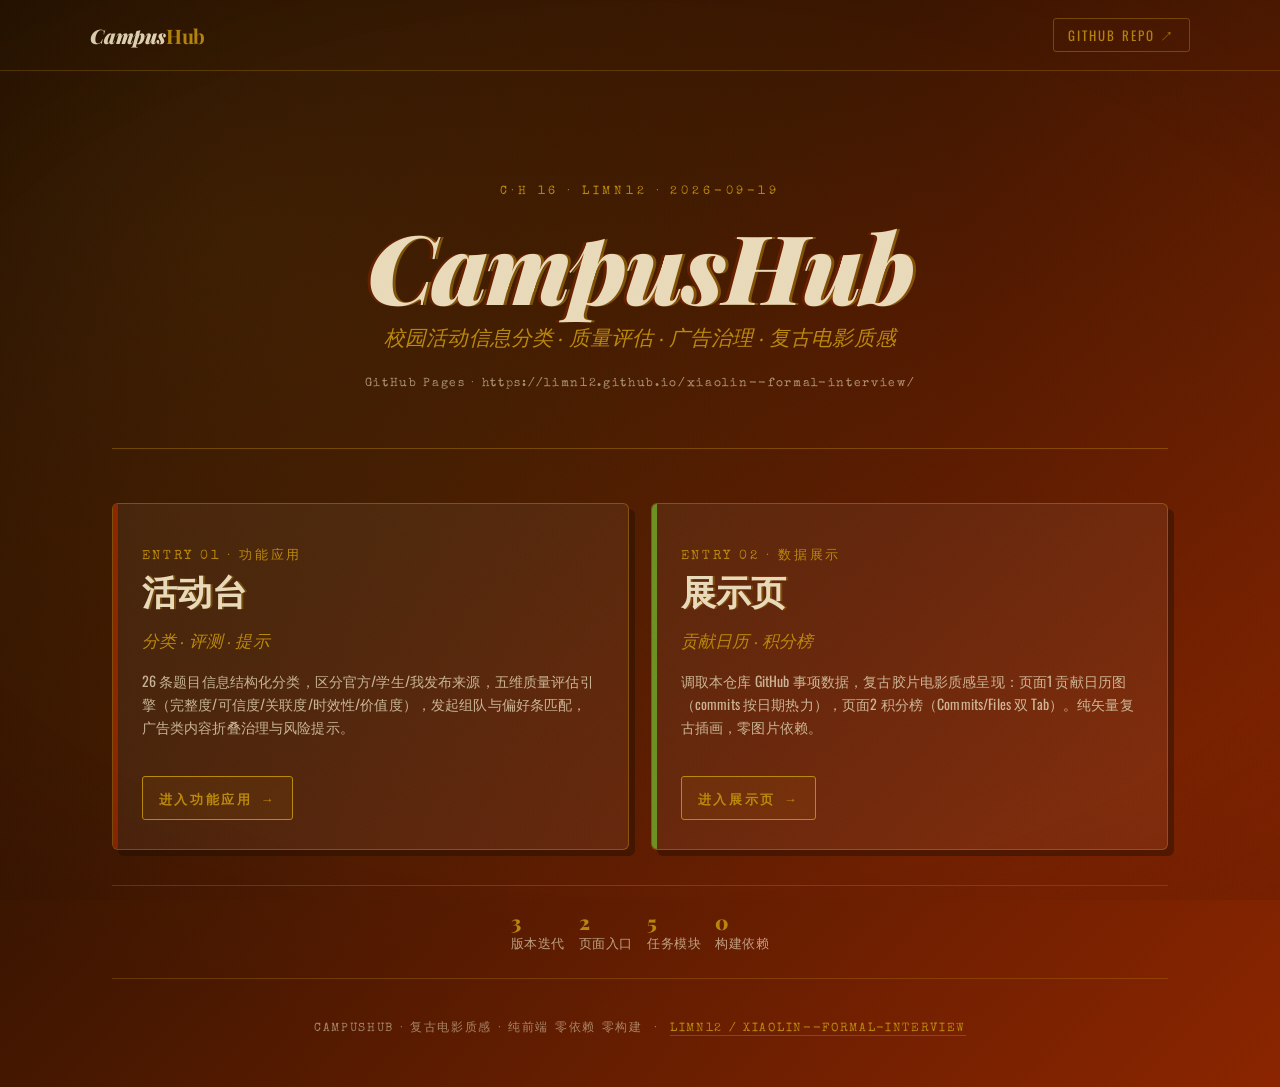
<file: index.html>
<!DOCTYPE html>
<html lang="zh-CN">
<head>
<meta charset="UTF-8">
<meta name="viewport" content="width=device-width, initial-scale=1.0">
<title>校园活动台 CampusHub · 入口</title>
<meta name="description" content="校园活动信息分类与质量提示平台 — 功能应用与展示页入口。">
<link rel="preconnect" href="https://fonts.googleapis.com">
<link rel="preconnect" href="https://fonts.gstatic.com" crossorigin>
<link href="https://fonts.googleapis.com/css2?family=Oswald:wght@400;500;600;700&family=Playfair+Display:ital,wght@0,400;0,700;0,900;1,700;1,900&family=Special+Elite&display=swap" rel="stylesheet">
<style>
  :root{
    --bg:#E8D9B8; --paper:#D2B48C; --surface:#EFE3C8; --ink:#1A0A00;
    --text:#1A0A00; --soft:#5C3A1F; --border:#BFA37F;
    --rust:#8B2500; --gold:#B8860B; --olive:#6B8E23; --navy:#191970; --cream:#E8D9B8;
  }
  *{box-sizing:border-box}
  html,body{margin:0;padding:0}
  body{
    font-family:"Oswald","Bebas Neue",Impact,sans-serif;
    background:
      radial-gradient(circle at 18% 22%,rgba(184,134,11,.12),transparent 55%),
      radial-gradient(circle at 82% 78%,rgba(139,37,0,.10),transparent 60%),
      linear-gradient(135deg,#1A0A00 0%,#3a1500 38%,#8B2500 100%);
    color:var(--cream);min-height:100vh;line-height:1.55;letter-spacing:.01em;
    -webkit-font-smoothing:antialiased;
  }
  /* 颗粒噪点 */
  body::before{
    content:"";position:fixed;inset:0;z-index:9999;pointer-events:none;opacity:.10;mix-blend-mode:overlay;
    background-image:url("data:image/svg+xml;utf8,<svg xmlns='http://www.w3.org/2000/svg' width='160' height='160'><filter id='n'><feTurbulence type='fractalNoise' baseFrequency='0.9' numOctaves='2' stitchTiles='stitch'/></filter><rect width='100%25' height='100%25' filter='url(%23n)'/></svg>");
    background-size:180px 180px;
  }
  /* 暗角 */
  body::after{
    content:"";position:fixed;inset:0;z-index:9998;pointer-events:none;
    background:radial-gradient(ellipse 130% 110% at center,transparent 45%,rgba(26,10,0,.5) 100%);
  }
  .wrap{position:relative;z-index:2;max-width:1100px;margin:0 auto;padding:0 22px}

  /* Hero */
  .hero{padding:7rem 0 3.4rem;text-align:center;border-bottom:1px solid rgba(184,134,11,.4)}
  .hero__kicker{font-family:"Special Elite",monospace;font-size:12px;letter-spacing:.32em;text-transform:uppercase;color:var(--gold);margin-bottom:1.2rem}
  .hero__title{
    font-family:"Playfair Display",serif;font-style:italic;font-weight:900;
    font-size:clamp(2.6rem,8vw,6rem);line-height:.92;letter-spacing:-.02em;margin:0;
    color:var(--cream);
    text-shadow:3px 0 0 rgba(184,134,11,.5),-3px 0 0 rgba(139,37,0,.45);
  }
  .hero__sub{font-family:"Playfair Display",serif;font-style:italic;color:var(--gold);margin-top:.7rem;font-size:clamp(1rem,1.8vw,1.3rem)}
  .hero__meta{font-family:"Special Elite",monospace;font-size:12px;letter-spacing:.14em;color:rgba(232,217,184,.6);margin-top:1.4rem}

  /* 入口卡 */
  .cards{display:grid;grid-template-columns:1fr 1fr;gap:22px;margin:3.4rem 0 1.6rem}
  @media (max-width:720px){.cards{grid-template-columns:1fr}}
  .card{
    display:block;position:relative;background:rgba(232,217,184,.06);
    border:1px solid rgba(184,134,11,.45);border-radius:6px;padding:2.2rem 1.8rem 1.8rem;
    text-decoration:none;color:var(--cream);transition:transform .2s,box-shadow .2s,border-color .2s;
    box-shadow:6px 6px 0 rgba(26,10,0,.4);overflow:hidden;
    -webkit-tap-highlight-color:transparent;touch-action:manipulation;
  }
  .card:hover{transform:translate(-3px,-3px);box-shadow:9px 9px 0 rgba(184,134,11,.5);border-color:var(--gold)}
  .card:active{transform:scale(.98)}
  .card::before{content:"";position:absolute;left:0;top:0;bottom:0;width:5px;background:var(--rust)}
  .card--b::before{background:var(--olive)}
  .card__num{font-family:"Special Elite",monospace;font-size:13px;letter-spacing:.2em;color:var(--gold);text-transform:uppercase}
  .card__title{font-family:"Playfair Display",serif;font-weight:900;font-size:2.2rem;margin:.4rem 0 .3rem;line-height:1.05;color:var(--cream);text-shadow:2px 0 0 rgba(184,134,11,.35)}
  .card__sub{font-family:"Playfair Display",serif;font-style:italic;color:var(--gold);font-size:1.05rem;margin-bottom:1rem}
  .card__desc{font-family:"Oswald",sans-serif;font-size:14px;color:rgba(232,217,184,.78);line-height:1.65;letter-spacing:.01em}
  .card__enter{
    margin-top:1.5rem;font-family:"Oswald",sans-serif;font-weight:600;letter-spacing:.2em;
    text-transform:uppercase;font-size:13px;color:var(--gold);display:inline-flex;align-items:center;gap:8px;
    padding:10px 16px;border:1px solid var(--gold);border-radius:3px;background:rgba(184,134,11,.08);
    min-height:44px;
  }
  .card__enter::after{content:"→";transition:transform .2s}
  .card:hover .card__enter::after{transform:translateX(4px)}

  /* 移动端优化 */
  @media (max-width:720px){
    .hero{padding:4rem 0 2.2rem}
    .card{padding:1.6rem 1.2rem 1.4rem;box-shadow:4px 4px 0 rgba(26,10,0,.4)}
    .card__title{font-size:1.8rem}
    .card__desc{font-size:13.5px}
    .card__enter{width:100%;justify-content:center;padding:12px 16px;font-size:14px}
    .stats{gap:10px}
    .stat b{font-size:17px}
  }

  /* 统计条 */
  .stats{display:flex;gap:14px;flex-wrap:wrap;justify-content:center;margin:2.2rem 0 0;padding:1.6rem 0;border-top:1px solid rgba(184,134,11,.3);border-bottom:1px solid rgba(184,134,11,.3)}
  .stat{font-family:"Oswald",sans-serif;font-size:13px;letter-spacing:.04em;color:rgba(232,217,184,.7)}
  .stat b{font-family:"Playfair Display",serif;font-weight:900;font-size:20px;color:var(--gold);display:block;line-height:1}

  /* 页脚 */
  .footer{padding:2.6rem 0 3rem;text-align:center;font-family:"Special Elite",monospace;font-size:12px;letter-spacing:.14em;color:rgba(232,217,184,.55);text-transform:uppercase}
  .footer a{color:var(--gold);text-decoration:none;border-bottom:1px solid rgba(184,134,11,.4)}
  .footer a:hover{color:var(--cream)}

  /* 顶栏 */
  .nav{position:relative;z-index:3;padding:18px 22px;border-bottom:1px solid rgba(184,134,11,.3)}
  .nav__inner{max-width:1100px;margin:0 auto;display:flex;justify-content:space-between;align-items:center}
  .nav__logo{font-family:"Playfair Display",serif;font-weight:900;font-style:italic;font-size:20px;color:var(--cream);letter-spacing:-.01em}
  .nav__logo b{color:var(--gold);font-style:normal}
  .nav__link{font-family:"Oswald",sans-serif;font-size:13px;letter-spacing:.16em;text-transform:uppercase;color:var(--gold);text-decoration:none;border:1px solid rgba(184,134,11,.45);padding:6px 14px;border-radius:3px}
</style>
</head>
<body>

<header class="nav">
  <div class="nav__inner">
    <span class="nav__logo">Campus<b>Hub</b></span>
    <a class="nav__link" href="https://github.com/LIMN12/xiaolin--formal-interview" target="_blank" rel="noopener">GitHub Repo ↗</a>
  </div>
</header>

<div class="wrap">

  <section class="hero">
    <div class="hero__kicker">C·H 16 · LIMN12 · 2026-09-19</div>
    <h1 class="hero__title">CampusHub</h1>
    <p class="hero__sub">校园活动信息分类 · 质量评估 · 广告治理 · 复古电影质感</p>
    <div class="hero__meta">GitHub Pages · https://limn12.github.io/xiaolin--formal-interview/</div>
  </section>

  <div class="cards">
    <a class="card" href="https://limn12.github.io/xiaolin--formal-interview/campus-hub/index.html">
      <span class="card__num">Entry 01 · 功能应用</span>
      <h2 class="card__title">活动台</h2>
      <p class="card__sub">分类 · 评测 · 提示</p>
      <p class="card__desc">26 条题目信息结构化分类，区分官方/学生/我发布来源，五维质量评估引擎（完整度/可信度/关联度/时效性/价值度），发起组队与偏好条匹配，广告类内容折叠治理与风险提示。</p>
      <span class="card__enter">进入功能应用</span>
    </a>

    <a class="card card--b" href="https://limn12.github.io/xiaolin--formal-interview/showcase/index.html">
      <span class="card__num">Entry 02 · 数据展示</span>
      <h2 class="card__title">展示页</h2>
      <p class="card__sub">贡献日历 · 积分榜</p>
      <p class="card__desc">调取本仓库 GitHub 事项数据，复古胶片电影质感呈现：页面1 贡献日历图（commits 按日期热力），页面2 积分榜（Commits/Files 双 Tab）。纯矢量复古插画，零图片依赖。</p>
      <span class="card__enter">进入展示页</span>
    </a>
  </div>

  <div class="stats">
    <div class="stat"><b>3</b>版本迭代</div>
    <div class="stat"><b>2</b>页面入口</div>
    <div class="stat"><b>5</b>任务模块</div>
    <div class="stat"><b>0</b>构建依赖</div>
  </div>

</div>

<footer class="footer">
  CampusHub · 复古电影质感 · 纯前端 零依赖 零构建 &nbsp;·&nbsp; <a href="https://github.com/LIMN12/xiaolin--formal-interview" target="_blank" rel="noopener">LIMN12 / xiaolin--formal-interview</a>
</footer>

</body>
</html>
</file>
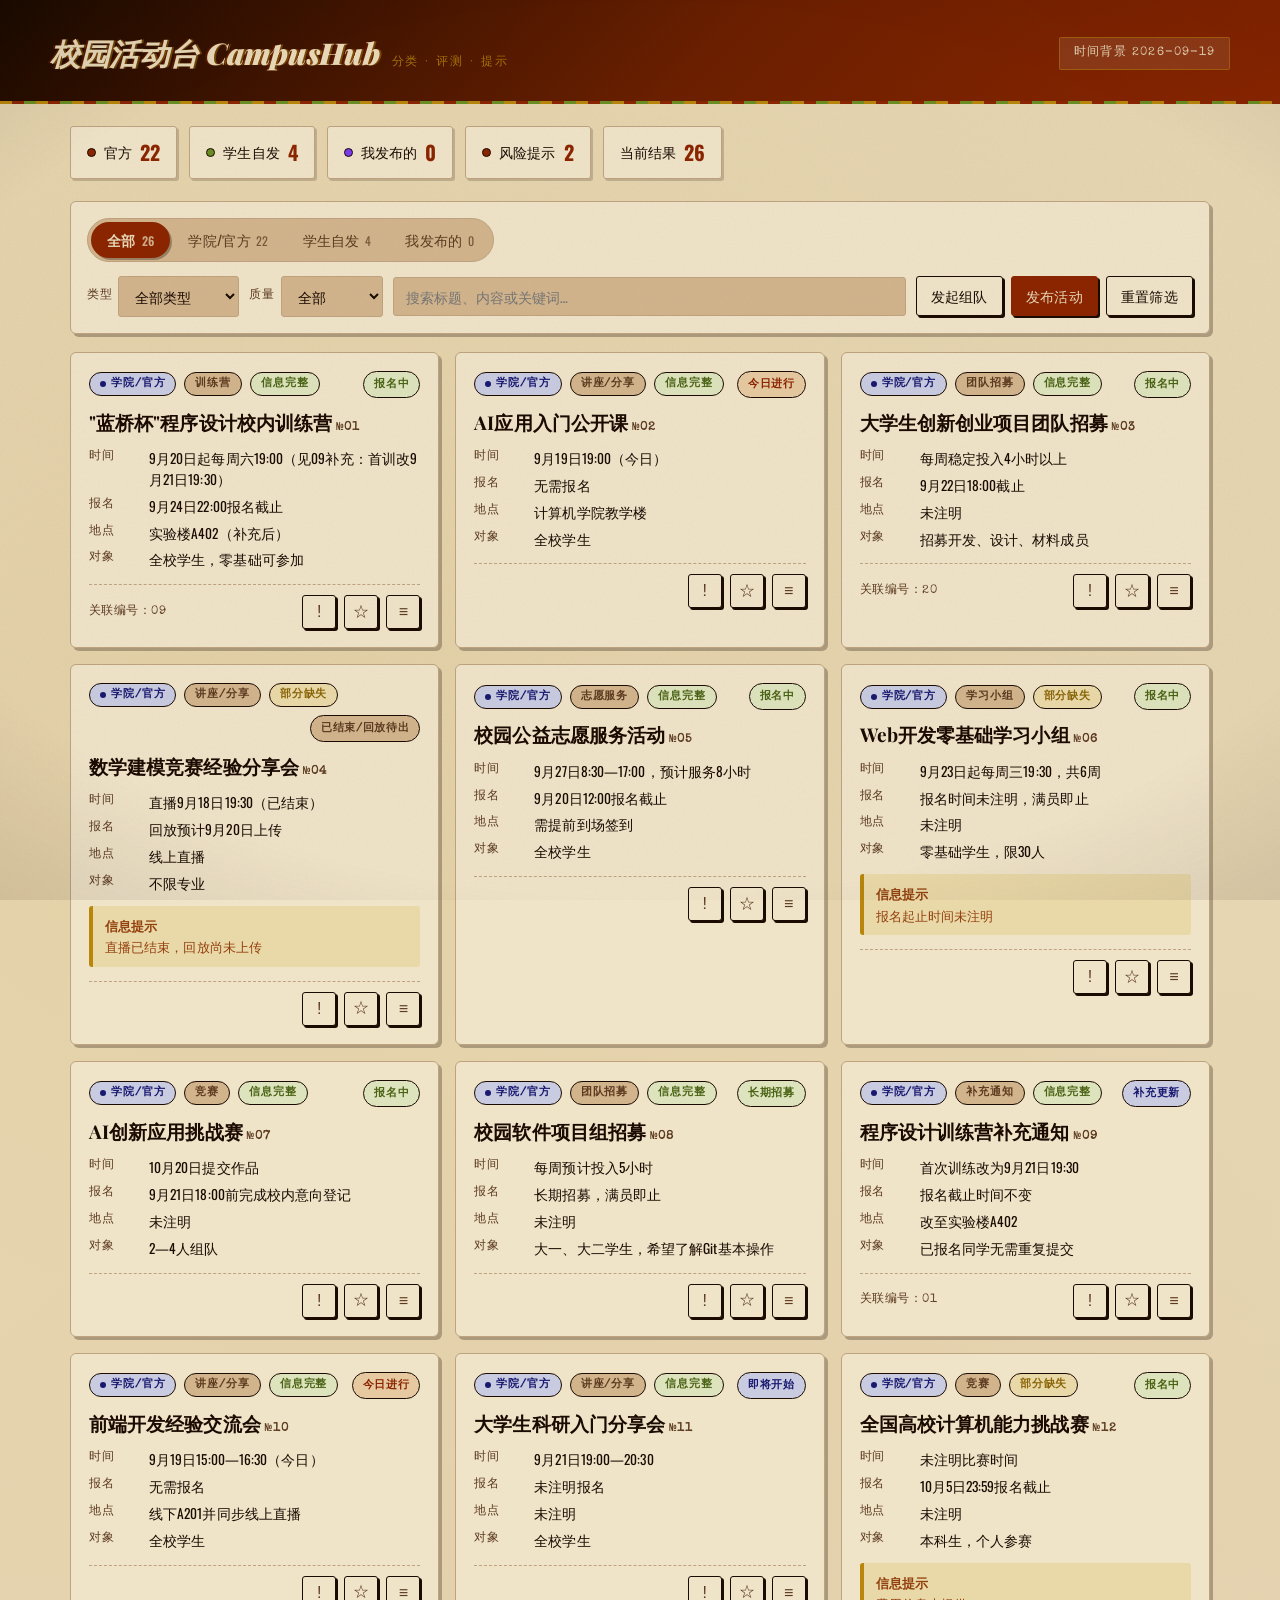
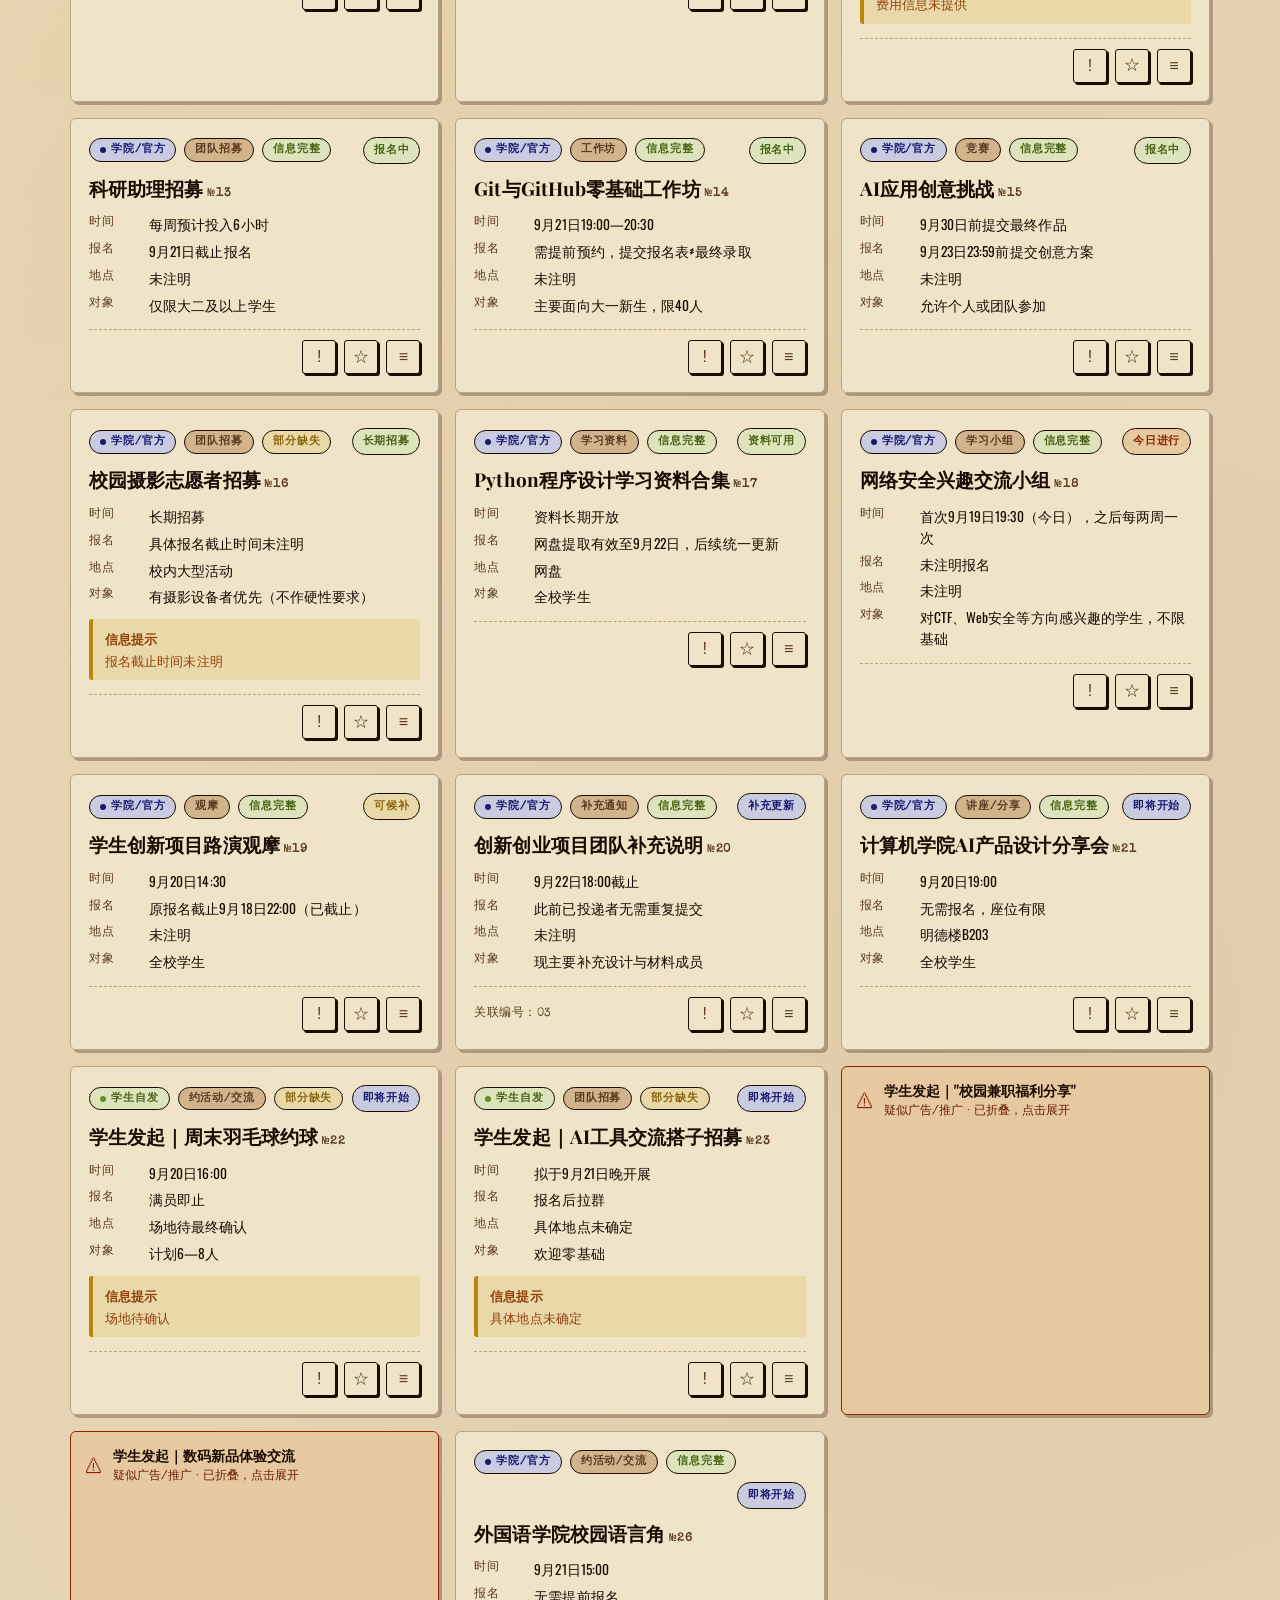
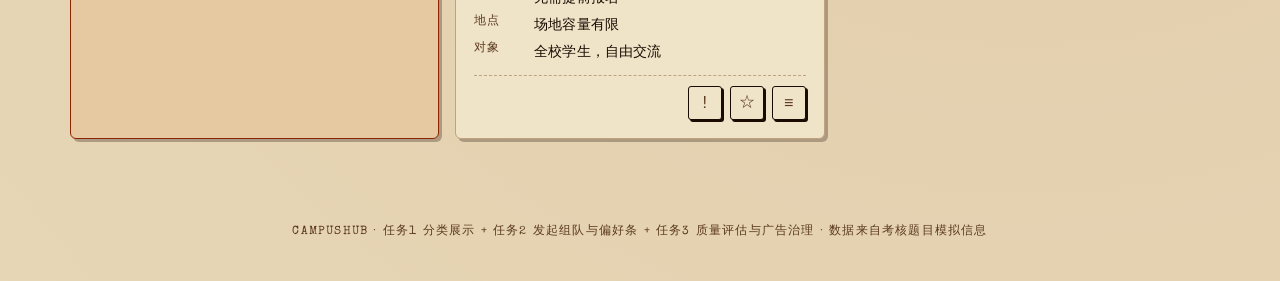
<file: campus-hub/index.html>
<!DOCTYPE html>
<html lang="zh-CN">
<head>
  <meta charset="UTF-8" />
  <meta name="viewport" content="width=device-width, initial-scale=1.0" />
  <title>校园活动台 CampusHub · 活动信息分类与质量提示</title>
  <meta name="description" content="面向大学生的校园活动与机会信息分类平台，区分官方与学生自发来源，识别信息质量并对广告类内容给出风险提示。" />
  <link rel="preconnect" href="https://fonts.googleapis.com">
  <link rel="preconnect" href="https://fonts.gstatic.com" crossorigin>
  <link href="https://fonts.googleapis.com/css2?family=Oswald:wght@400;500;600;700&family=Playfair+Display:ital,wght@0,400;0,700;0,900;1,700;1,900&family=Special+Elite&display=swap" rel="stylesheet">
  <link rel="stylesheet" href="css/style.css" />
</head>
<body>
  <header class="app-header">
    <div class="wrap">
      <div class="brand">
        <h1>校园活动台 CampusHub</h1>
        <span class="tag">分类 · 评测 · 提示</span>
      </div>
      <div class="date-chip">时间背景 2026-09-19</div>
    </div>
  </header>

  <main class="container">
    <!-- 统计条 -->
    <section class="stats" id="stats"></section>

    <!-- 筛选工具栏 -->
    <section class="toolbar">
      <div class="toolbar-row">
        <div class="tab-group" id="sourceTabs">
          <button class="tab active" data-source="all">全部 <span class="count"></span></button>
          <button class="tab" data-source="official">学院/官方 <span class="count"></span></button>
          <button class="tab" data-source="student">学生自发 <span class="count"></span></button>
          <button class="tab" data-source="mine">我发布的 <span class="count"></span></button>
        </div>
      </div>
      <div class="toolbar-row">
        <div class="field">
          <label for="typeSelect">类型</label>
          <select class="select" id="typeSelect">
            <option value="all">全部类型</option>
            <option value="training">训练营</option>
            <option value="lecture">讲座/分享</option>
            <option value="recruitment">团队招募</option>
            <option value="volunteer">志愿服务</option>
            <option value="studyGroup">学习小组</option>
            <option value="competition">竞赛</option>
            <option value="workshop">工作坊</option>
            <option value="social">约活动/交流</option>
            <option value="material">学习资料</option>
            <option value="supplement">补充通知</option>
            <option value="observation">观摩</option>
            <option value="teaming">组队</option>
            <option value="ad">推广/广告</option>
          </select>
        </div>
        <div class="field">
          <label for="qualitySelect">质量</label>
          <select class="select" id="qualitySelect">
            <option value="all">全部</option>
            <option value="complete">信息完整</option>
            <option value="partial">部分缺失</option>
            <option value="suspicious">风险提示</option>
          </select>
        </div>
        <input class="search" id="search" type="search" placeholder="搜索标题、内容或关键词…" />
        <div class="right-tools">
          <button class="btn" id="teamBtn">发起组队</button>
          <button class="btn primary" id="publishBtn">发布活动</button>
          <button class="btn" id="resetBtn">重置筛选</button>
        </div>
      </div>
    </section>

    <!-- 卡片网格 -->
    <section class="grid" id="grid"></section>
  </main>

  <!-- 详情弹层 -->
  <div class="modal-mask" id="modalMask">
    <div class="modal" role="dialog" aria-modal="true">
      <div id="modalBody"></div>
    </div>
  </div>

  <!-- 发布弹层（任务2） -->
  <div class="modal-mask" id="publishMask">
    <div class="modal modal-wide" role="dialog" aria-modal="true">
      <div id="publishBody"></div>
    </div>
  </div>

  <!-- 组队匹配弹层（任务2） -->
  <div class="modal-mask" id="matchMask">
    <div class="modal modal-wide" role="dialog" aria-modal="true">
      <div id="matchBody"></div>
    </div>
  </div>

  <footer class="app-footer">
    CampusHub · 任务1 分类展示 + 任务2 发起组队与偏好条 + 任务3 质量评估与广告治理 · 数据来自考核题目模拟信息
  </footer>

  <script src="js/data.js"></script>
  <script src="js/assess.js"></script>
  <script src="js/app.js"></script>
  <script src="js/publish.js"></script>
</body>
</html>
</file>
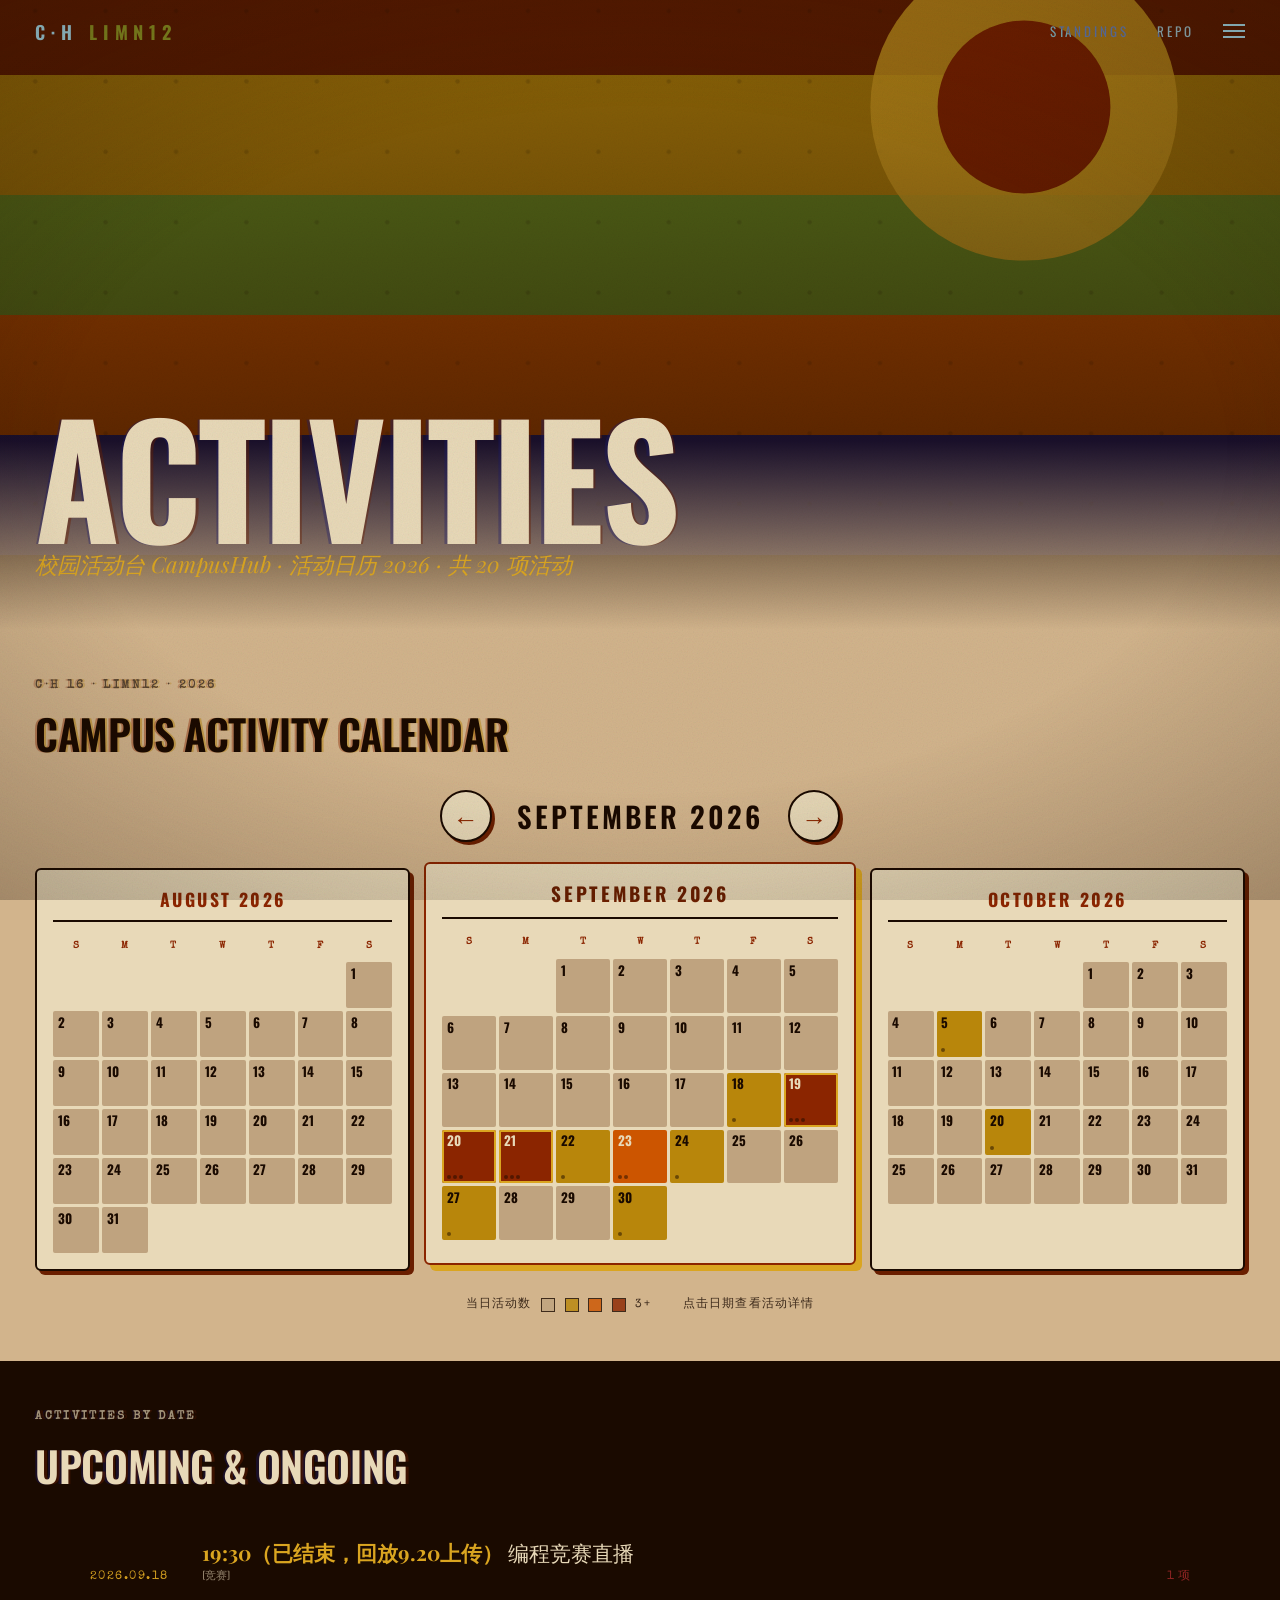
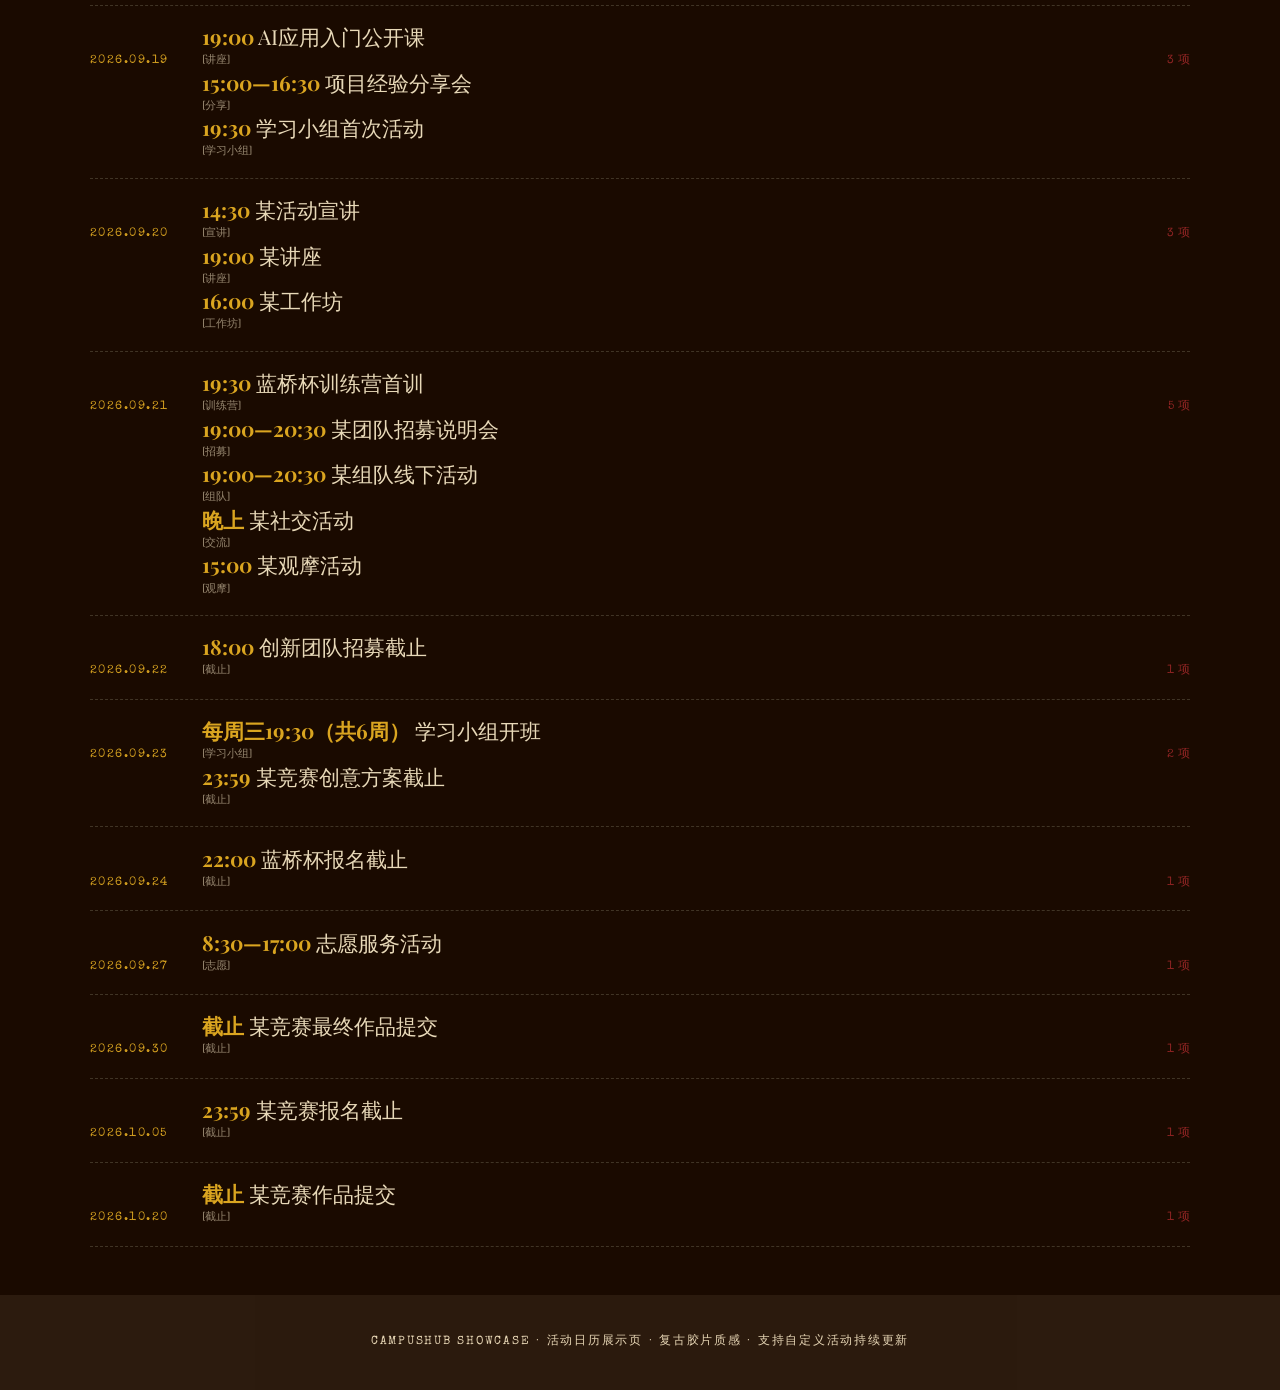
<file: showcase/index.html>
<!DOCTYPE html>
<html lang="zh-CN">
<head>
<meta charset="UTF-8">
<meta name="viewport" content="width=device-width, initial-scale=1.0">
<title>CampusHub · 贡献日历 — GitHub 数据展示</title>
<link rel="preconnect" href="https://fonts.googleapis.com">
<link rel="preconnect" href="https://fonts.gstatic.com" crossorigin>
<link href="https://fonts.googleapis.com/css2?family=Oswald:wght@400;500;600;700&family=Playfair+Display:ital,wght@0,400;0,700;0,900;1,700;1,900&family=Special+Elite&display=swap" rel="stylesheet">
<link rel="stylesheet" href="css/showcase.css">
</head>
<body data-page="calendar" class="vignette">

<!-- 全局颗粒噪点层 -->
<div class="grain" aria-hidden="true"></div>

<!-- 固定导航 -->
<header class="nav">
  <a class="nav__logo" href="index.html">C·H <b>LIMN12</b></a>
  <nav class="nav__menu">
    <a href="standings.html">Standings</a>
    <a href="https://github.com/LIMN12/xiaolin--formal-interview" target="_blank" rel="noopener">Repo</a>
    <button class="menu-btn" aria-label="菜单"><span></span><span></span><span></span></button>
  </nav>
</header>

<!-- Hero：条纹复古背景 + 巨型标题 -->
<section class="cal-hero">
  <div class="cal-hero__bg" aria-hidden="true" id="calArt"></div>
  <div class="cal-hero__veil"></div>
  <div class="cal-hero__content">
    <h1 class="cal-hero__title offset-text">ACTIVITIES</h1>
    <p class="cal-hero__sub" data-cal-sub>校园活动台 CampusHub · 活动日历 2026</p>
  </div>
</section>

<!-- 单月大日历 -->
<section class="cal-section">
  <div class="cal-section__head">
    <h2 class="cal-section__title offset-ink">
      <small>C·H 16 · LIMN12 · 2026</small>
      Campus Activity Calendar
    </h2>
  </div>

  <!-- 月份导航 -->
  <div class="cal-nav">
    <button class="cal-nav__btn" data-prev aria-label="上一月">←</button>
    <div class="cal-nav__label" data-cal-month>September 2026</div>
    <button class="cal-nav__btn" data-next aria-label="下一月">→</button>
  </div>

  <!-- 大日历网格 -->
  <div class="cal-big" data-cal-big>
    <!-- JS 注入：当前月 7 列大日历 -->
  </div>

  <div class="cal-legend" aria-hidden="true">
    <span>当日活动数</span>
    <i class="lg0"></i><i class="lg1"></i><i class="lg2"></i><i class="lg3"></i>
    <span>3+</span>
    <span style="margin-left:1.4rem">点击日期查看活动详情</span>
  </div>
</section>

<!-- 悬浮活动详情框（居中 modal） -->
<div class="cal-popup" id="calPopup" hidden>
  <div class="cal-popup__card">
    <div class="cal-popup__head">
      <span class="cal-popup__date" id="popupDate">—</span>
      <button class="cal-popup__close" id="popupClose" aria-label="关闭">×</button>
    </div>
    <div class="cal-popup__body" id="popupBody">
      <!-- JS 注入：当天活动列表 -->
    </div>
    <div class="cal-popup__add">
      <button class="cal-popup__addbtn" id="popupAdd">+ 添加活动</button>
    </div>
  </div>
</div>

<!-- 活动一览：按日期分组 -->
<section class="cal-section cal-section--dark">
  <div class="cal-section__head">
    <h2 class="cal-section__title offset-text">
      <small>Activities by Date</small>
      Upcoming &amp; Ongoing
    </h2>
  </div>
  <div class="cal-timeline" data-cal-events>
    <!-- JS 注入：活动按日期分组列表 -->
  </div>
</section>

<footer class="footer">
  CampusHub Showcase · 活动日历展示页 · 复古胶片质感 · 支持自定义活动持续更新
</footer>

<!-- Hero 条纹复古背景（纯矢量） -->
<script>
document.getElementById("calArt").innerHTML = `<svg viewBox="0 0 800 600" preserveAspectRatio="xMidYMid slice" xmlns="http://www.w3.org/2000/svg" style="width:100%;height:100%">
  <defs><pattern id="hs" width="44" height="44" patternUnits="userSpaceOnUse"><circle cx="22" cy="22" r="1.4" fill="#1A0A00" opacity="0.16"/></pattern></defs>
  <rect width="800" height="600" fill="#1A0A00"/>
  ${Array.from({length:8},(_,i)=>`<rect y="${i*75}" width="800" height="75" fill="${["#8B2500","#6B1F00","#B8860B","#6B8E23","#CC5500","#191970","#1A0A00","#8B2500"][i]}" opacity="0.94"/>`).join("")}
  <rect width="800" height="600" fill="url(#hs)"/>
  <circle cx="640" cy="170" r="96" fill="#DAA520" opacity="0.86"/>
  <circle cx="640" cy="170" r="54" fill="#8B2500"/>
  ${Array.from({length:14},(_,i)=>`<rect x="${20+i*56}" y="540" width="36" height="20" fill="${["#D2B48C","#B8860B","#6B8E23","#CC5500"][i%4]}" opacity="0.7"/>`).join("")}
</svg>`;
</script>

<script src="js/showcase.js"></script>
</body>
</html>
</file>
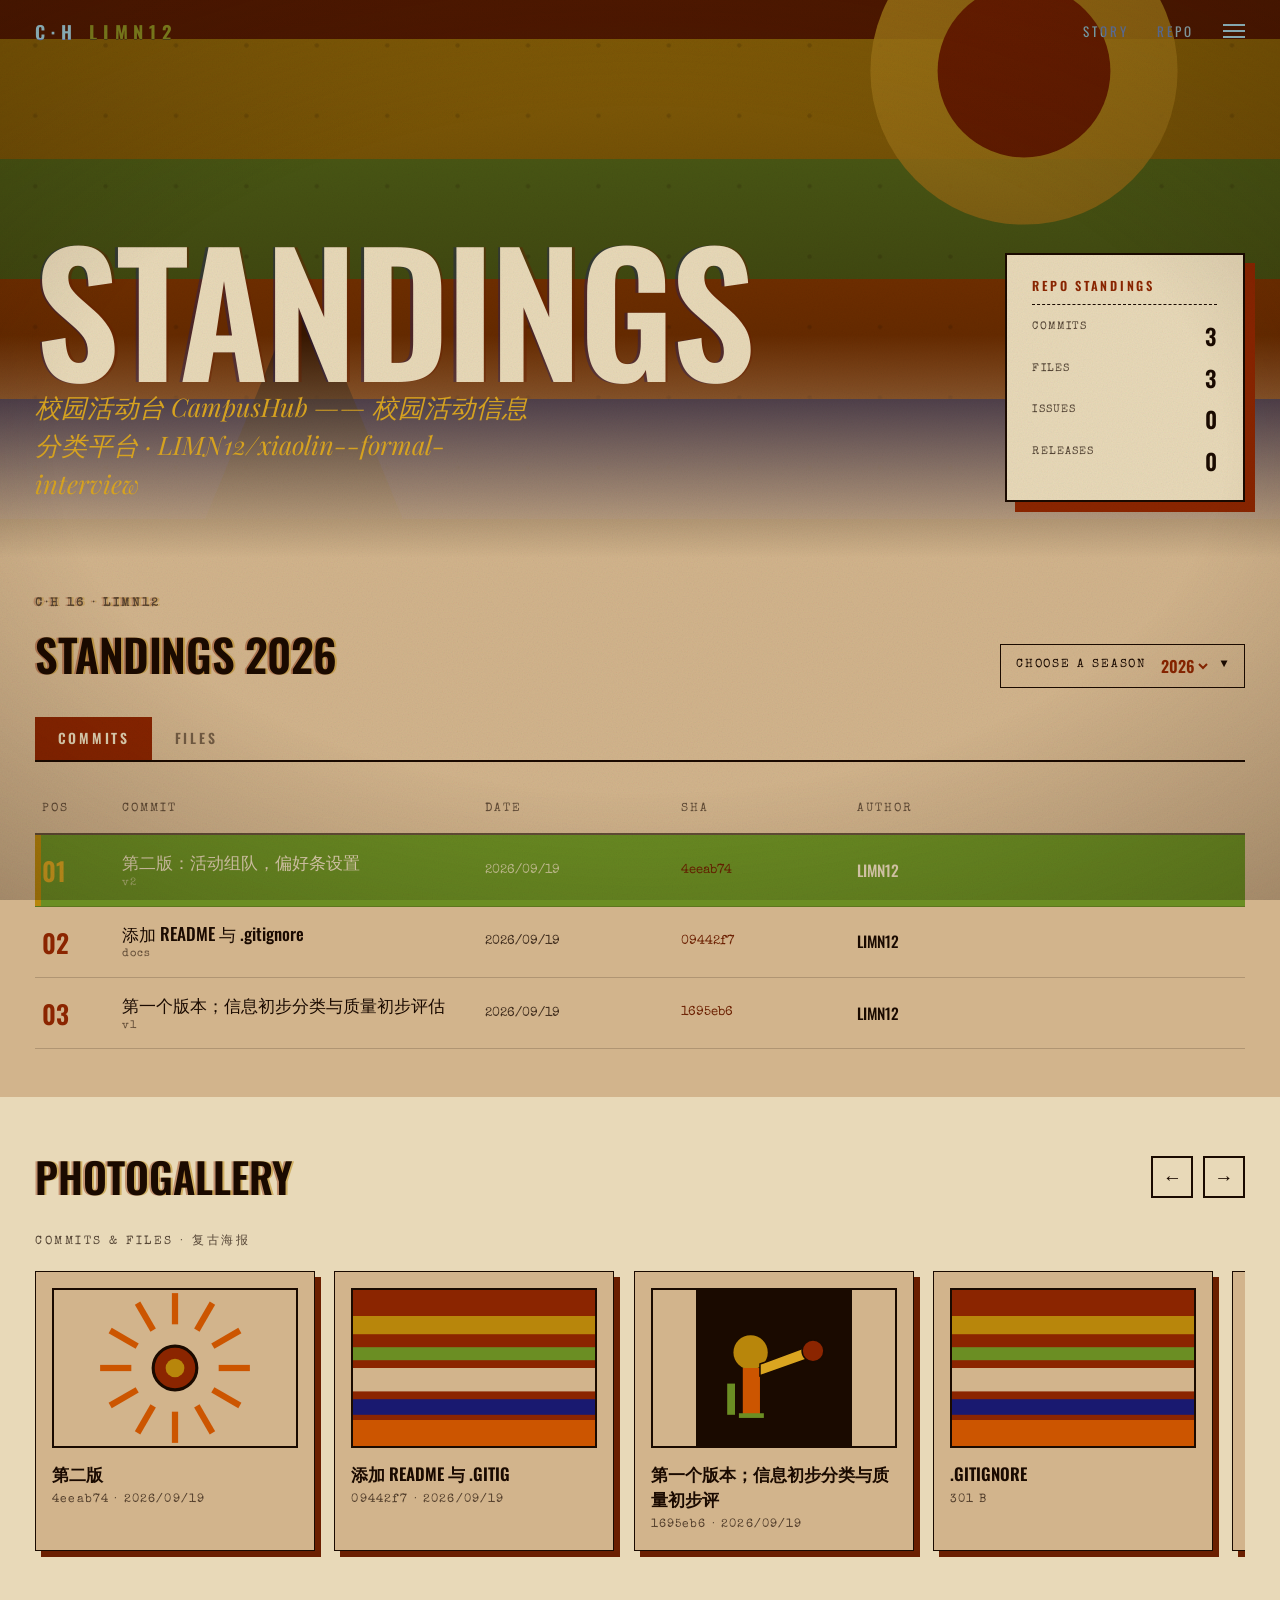
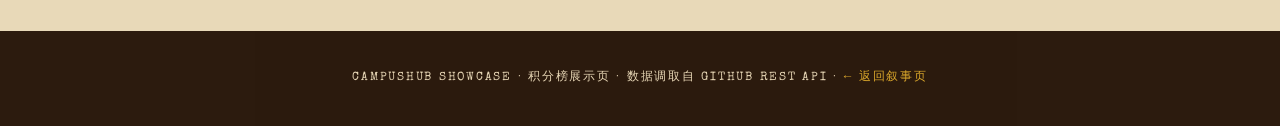
<file: showcase/standings.html>
<!DOCTYPE html>
<html lang="zh-CN">
<head>
<meta charset="UTF-8">
<meta name="viewport" content="width=device-width, initial-scale=1.0">
<title>CampusHub · Standings 积分榜 — GitHub 数据展示</title>
<link rel="preconnect" href="https://fonts.googleapis.com">
<link rel="preconnect" href="https://fonts.gstatic.com" crossorigin>
<link href="https://fonts.googleapis.com/css2?family=Oswald:wght@400;500;600;700&family=Playfair+Display:ital,wght@0,400;0,700;0,900;1,700;1,900&family=Special+Elite&display=swap" rel="stylesheet">
<link rel="stylesheet" href="css/showcase.css">
</head>
<body data-page="standings" class="vignette">

<!-- 全局颗粒噪点层 -->
<div class="grain" aria-hidden="true"></div>

<!-- 固定导航 -->
<header class="nav">
  <a class="nav__logo" href="index.html">C·H <b>LIMN12</b></a>
  <nav class="nav__menu">
    <a href="index.html">Story</a>
    <a href="https://github.com/LIMN12/xiaolin--formal-interview" target="_blank" rel="noopener">Repo</a>
    <button class="menu-btn" aria-label="菜单"><span></span><span></span><span></span></button>
  </nav>
</header>

<!-- Hero：全宽复古背景 + 巨型压缩标题 + 数据浮卡 -->
<section class="hero">
  <div class="hero__bg" aria-hidden="true" id="heroArt"></div>
  <div class="hero__veil"></div>
  <div class="hero__content">
    <h1 class="hero__title offset-text">STANDINGS</h1>
    <p class="hero__sub" data-hero-sub>校园活动台 CampusHub · 2026</p>
  </div>
  <aside class="stats-card" data-stats>
    <!-- JS 注入：仓库统计浮卡 -->
  </aside>
</section>

<!-- 主体：标题 + 季节选择器 + Tab + 表格 -->
<section class="standings-main">
  <div class="main-head">
    <div>
      <h2 class="main-head__title offset-ink">
        <small>C·H 16 · LIMN12</small>
        STANDINGS 2026
      </h2>
    </div>
    <div class="season-pick">
      <span>Choose a season</span>
      <select aria-label="赛季">
        <option>2026</option>
        <option>2025</option>
      </select>
      <span>▼</span>
    </div>
  </div>

  <div class="tabs">
    <button class="tab tab--active" data-tab="commits">Commits</button>
    <button class="tab" data-tab="files">Files</button>
  </div>

  <div class="stab-table" data-commits-table>
    <!-- JS 注入：commits 表（最新 commit 行高亮） -->
  </div>

  <div class="stab-table" data-files-table style="display:none">
    <!-- JS 注入：files 表（README 行高亮） -->
  </div>
</section>

<!-- 图库：浅色打断区 + 横向滚动卡片 + 箭头导航 -->
<section class="gallery">
  <div class="gallery__head">
    <h3 class="gallery__title offset-ink">Photogallery</h3>
    <div class="gallery__nav">
      <button data-gallery-prev aria-label="上一张">←</button>
      <button data-gallery-next aria-label="下一张">→</button>
    </div>
  </div>
  <p class="screen__meta" style="margin-bottom:1.2rem;color:var(--ink);opacity:.7">commits & files · 复古海报</p>
  <div class="gallery__track" data-gallery>
    <!-- JS 注入：commits + files 作为复古卡片 -->
  </div>
</section>

<footer class="footer">
  CampusHub Showcase · 积分榜展示页 · 数据调取自 GitHub REST API ·
  <a href="index.html" style="color:var(--gold-bright)">← 返回叙事页</a>
</footer>

<!-- Hero 复古背景 SVG（纯矢量，替代位图插图） -->
<script>
document.getElementById("heroArt").innerHTML = `<svg viewBox="0 0 800 600" preserveAspectRatio="xMidYMid slice" xmlns="http://www.w3.org/2000/svg" style="width:100%;height:100%">
  <defs>
    <pattern id="hs" width="44" height="44" patternUnits="userSpaceOnUse">
      <circle cx="22" cy="22" r="1.4" fill="#1A0A00" opacity="0.16"/>
    </pattern>
  </defs>
  <rect width="800" height="600" fill="#1A0A00"/>
  ${Array.from({length:8},(_,i)=>`<rect y="${i*75}" width="800" height="75" fill="${["#8B2500","#6B1F00","#B8860B","#6B8E23","#CC5500","#191970","#1A0A00","#8B2500"][i]}" opacity="0.94"/>`).join("")}
  <rect width="800" height="600" fill="url(#hs)"/>
  <circle cx="640" cy="170" r="96" fill="#DAA520" opacity="0.86"/>
  <circle cx="640" cy="170" r="54" fill="#8B2500"/>
  <path d="M120 470 L260 470 L190 300 Z" fill="#1A0A00" opacity="0.6"/>
  ${Array.from({length:14},(_,i)=>`<rect x="${20+i*56}" y="540" width="36" height="20" fill="${["#D2B48C","#B8860B","#6B8E23","#CC5500"][i%4]}" opacity="0.7"/>`).join("")}
</svg>`;
</script>

<script src="js/showcase.js"></script>
</body>
</html>
</file>
<file: campus-hub/css/style.css>
/* campus-hub 样式（v3 复古电影质感）
   与 showcase 统一：图3 复古印刷配色（铁锈红/芥末金/做旧米/深棕黑）
   + SVG 颗粒噪点 + 径向暗角 + 套色偏移 + 硬阴影
   字体：Oswald · Playfair Display · Special Elite
*/

:root {
  /* 复古印刷底色 */
  --bg: #E8D9B8;            /* 浅米底 */
  --paper: #D2B48C;         /* 做旧米 */
  --surface: #EFE3C8;       /* 卡片米 */
  --surface-deep: #D9C7A3;
  --border: #BFA37F;        /* 深米边框 */
  --ink: #1A0A00;           /* 深棕黑 */
  --text: #1A0A00;
  --text-soft: #5C3A1F;     /* 中棕 */

  /* 主色与语义（复古调，保留来源/质量区分度） */
  --primary: #8B2500;       /* 铁锈红：主操作 / 风险 */
  --primary-soft: #E6C9A0;
  --student: #6B8E23;       /* 橄榄绿：学生来源 */
  --student-soft: #DDE3BC;
  --mine: #B8860B;          /* 芥末金：我发布的 */
  --mine-soft: #EAD9A8;
  --risk: #8B2500;          /* 铁锈红：风险 */
  --risk-soft: #E6C9A0;
  --ok: #6B8E23;            /* 橄榄绿：完整 */
  --ok-soft: #DDE3BC;
  --warn: #B8860B;          /* 芥末金：缺失 */
  --warn-soft: #EAD9A8;
  --info: #191970;          /* 藏蓝：官方/信息 */
  --info-soft: #C9CBE0;
  --gold: #B8860B;
  --olive: #6B8E23;
  --navy: #191970;
  --orange: #CC5500;
  --rust: #8B2500;        /* 铁锈红（与 showcase 统一） */

  /* 复古硬阴影（无模糊偏移） */
  --shadow: 3px 3px 0 rgba(26, 10, 0, 0.28);
  --shadow-lg: 6px 6px 0 rgba(26, 10, 0, 0.32);
  --shadow-soft: 2px 2px 0 rgba(26, 10, 0, 0.18);
  --radius: 6px;
  --radius-sm: 3px;

  /* 字体族 */
  --font-display: "Oswald", "Bebas Neue", Impact, sans-serif;
  --font-serif: "Playfair Display", "Times New Roman", serif;
  --font-type: "Special Elite", "Courier New", monospace;
}

* { box-sizing: border-box; }
html, body { margin: 0; padding: 0; }

body {
  font-family: var(--font-display);
  background:
    radial-gradient(circle at 20% 20%, rgba(184,134,11,.10), transparent 55%),
    radial-gradient(circle at 80% 75%, rgba(139,37,0,.08), transparent 60%),
    var(--bg);
  color: var(--text);
  line-height: 1.55;
  -webkit-font-smoothing: antialiased;
  letter-spacing: .005em;
}

/* 全局颗粒噪点 + 暗角（功能页降低 opacity 不干扰阅读） */
body::before {
  content: ""; position: fixed; inset: 0; z-index: 9999; pointer-events: none;
  opacity: .08; mix-blend-mode: multiply;
  background-image: url("data:image/svg+xml;utf8,<svg xmlns='http://www.w3.org/2000/svg' width='160' height='160'><filter id='n'><feTurbulence type='fractalNoise' baseFrequency='0.9' numOctaves='2' stitchTiles='stitch'/><feColorMatrix values='0 0 0 0 0.1 0 0 0 0 0.04 0 0 0 0 0 0 0 0 0 1 0'/></filter><rect width='100%25' height='100%25' filter='url(%23n)'/></svg>");
  background-size: 180px 180px;
}
body::after {
  content: ""; position: fixed; inset: 0; z-index: 9998; pointer-events: none;
  background: radial-gradient(ellipse 130% 110% at center, transparent 45%, rgba(26,10,0,.32) 100%);
}

a { color: var(--primary); text-decoration: none; }

/* 套色偏移标题工具类 */
.offset-text {
  text-shadow: 2px 0 0 rgba(107,31,0,.4), -2px 0 0 rgba(25,25,112,.3);
}

/* 顶部栏：深棕黑 + 铁锈红渐变 */
.app-header {
  background: linear-gradient(135deg, #1A0A00 0%, #6B1F00 55%, #8B2500 100%);
  color: #E8D9B8;
  padding: 30px 20px 24px;
  border-bottom: 3px solid var(--gold);
  position: relative;
}
.app-header::after {
  content: ""; position: absolute; left: 0; right: 0; bottom: -3px; height: 3px;
  background: repeating-linear-gradient(90deg, var(--gold) 0 12px, var(--rust) 12px 24px, var(--olive) 24px 36px);
}
.app-header .wrap {
  max-width: 1180px; margin: 0 auto;
  display: flex; align-items: center; justify-content: space-between;
  gap: 16px; flex-wrap: wrap;
}
.brand { display: flex; align-items: baseline; gap: 12px; }
.brand h1 {
  font-family: var(--font-serif); font-style: italic; font-weight: 900;
  font-size: 30px; margin: 0; letter-spacing: -.01em; color: #E8D9B8;
  text-shadow: 2px 0 0 rgba(184,134,11,.45), -2px 0 0 rgba(139,37,0,.4);
}
.brand .tag {
  font-family: var(--font-type); font-size: 12px; letter-spacing: .16em;
  text-transform: uppercase; opacity: .82; color: var(--gold);
}
.date-chip {
  background: rgba(232,217,184,.12); border: 1px solid rgba(184,134,11,.5);
  padding: 6px 14px; border-radius: 2px; font-family: var(--font-type);
  font-size: 12px; letter-spacing: .1em; white-space: nowrap; color: #E8D9B8;
}

/* 容器 */
.container { max-width: 1180px; margin: 0 auto; padding: 0 20px 60px; }

/* 统计条 */
.stats { display: flex; gap: 12px; flex-wrap: wrap; margin: 22px 0; }
.stat {
  background: var(--surface); border: 1px solid var(--border);
  border-radius: var(--radius-sm); padding: 10px 16px;
  display: flex; align-items: center; gap: 8px;
  font-size: 14px; box-shadow: var(--shadow-soft);
}
.stat .num { font-family: var(--font-display); font-weight: 700; font-size: 20px; color: var(--primary); }
.stat .dot { width: 9px; height: 9px; border-radius: 50%; border: 1px solid var(--ink); }

/* 工具栏 */
.toolbar {
  background: var(--surface); border: 1px solid var(--border);
  border-radius: var(--radius); padding: 16px; margin-bottom: 18px;
  box-shadow: var(--shadow); display: flex; flex-direction: column; gap: 14px;
}
.toolbar-row { display: flex; gap: 10px; flex-wrap: wrap; align-items: center; }

.tab-group {
  display: inline-flex; background: var(--paper); border: 1px solid var(--border);
  border-radius: 999px; padding: 3px; gap: 2px;
}
.tab {
  border: none; background: transparent; padding: 7px 16px; border-radius: 999px;
  font-family: var(--font-display); font-size: 14px; letter-spacing: .02em;
  color: var(--text-soft); cursor: pointer; transition: all .15s; white-space: nowrap;
}
.tab:hover { color: var(--text); }
.tab.active {
  background: var(--primary); color: #E8D9B8; font-weight: 600;
  box-shadow: 2px 2px 0 rgba(26,10,0,.3);
}
.tab .count { font-size: 12px; opacity: .75; margin-left: 2px; }

.field { display: inline-flex; align-items: center; gap: 6px; }
.field label { font-family: var(--font-type); font-size: 12px; color: var(--text-soft); white-space: nowrap; letter-spacing: .06em; text-transform: uppercase; }

.select, .search {
  background: var(--paper); border: 1px solid var(--border); border-radius: var(--radius-sm);
  padding: 8px 12px; font-family: var(--font-display); font-size: 14px;
  color: var(--text); outline: none; transition: border-color .15s;
}
.select:focus, .search:focus { border-color: var(--primary); box-shadow: 2px 2px 0 rgba(139,37,0,.25); }
.search { flex: 1; min-width: 200px; }

.right-tools { margin-left: auto; display: flex; gap: 8px; }
.btn {
  border: 1px solid var(--ink); background: var(--surface); color: var(--text);
  padding: 8px 14px; border-radius: var(--radius-sm); font-family: var(--font-display);
  font-size: 14px; letter-spacing: .02em; cursor: pointer; transition: all .15s;
  box-shadow: 2px 2px 0 var(--ink);
}
.btn:hover { border-color: var(--primary); color: var(--primary); box-shadow: 2px 2px 0 var(--primary); }
.btn:active { transform: translate(2px,2px); box-shadow: 0 0 0 var(--ink); }
.btn.primary { background: var(--primary); color: #E8D9B8; border-color: var(--primary); }
.btn.primary:hover { background: #6B1F00; color: #E8D9B8; box-shadow: 2px 2px 0 var(--ink); }

/* 卡片网格 */
.grid { display: grid; grid-template-columns: repeat(auto-fill, minmax(330px, 1fr)); gap: 16px; }

.card {
  background: var(--surface); border: 1px solid var(--border); border-radius: var(--radius);
  padding: 18px; box-shadow: var(--shadow);
  display: flex; flex-direction: column; gap: 12px;
  transition: box-shadow .2s, transform .2s; position: relative; overflow: hidden;
}
.card:hover { box-shadow: var(--shadow-lg); transform: translate(-2px,-2px); }
.card.is-risk { border-color: var(--risk); background: linear-gradient(180deg, #E6C9A0 0%, var(--surface) 70px); }
.card.is-risk::before { content: ""; position: absolute; left: 0; top: 0; bottom: 0; width: 5px; background: var(--risk); }

.card-head { display: flex; align-items: center; gap: 8px; flex-wrap: wrap; }

.badge {
  display: inline-flex; align-items: center; gap: 5px;
  padding: 3px 10px; border-radius: 999px;
  font-family: var(--font-type); font-size: 11px; font-weight: 600;
  letter-spacing: .08em; text-transform: uppercase; line-height: 1.4;
  border: 1px solid var(--ink);
}
.badge .dot { width: 6px; height: 6px; border-radius: 50%; }

.badge.official { background: var(--info-soft); color: var(--info); }
.badge.official .dot { background: var(--info); }
.badge.student { background: var(--student-soft); color: #4a6315; }
.badge.student .dot { background: var(--student); }
.badge.type { background: var(--paper); color: var(--text-soft); }
.badge.quality-ok { background: var(--ok-soft); color: #4a6315; }
.badge.quality-warn { background: var(--warn-soft); color: #8a6508; }
.badge.quality-risk { background: var(--risk-soft); color: var(--risk); }

.status {
  margin-left: auto; font-family: var(--font-type); font-size: 11px; font-weight: 600;
  letter-spacing: .06em; text-transform: uppercase;
  padding: 4px 10px; border-radius: 999px; border: 1px solid var(--ink);
}
.status.hot { background: var(--risk-soft); color: var(--risk); }
.status.live { background: var(--info-soft); color: var(--info); }
.status.open { background: var(--ok-soft); color: #4a6315; }
.status.warn { background: var(--warn-soft); color: #8a6508; }
.status.muted { background: var(--paper); color: var(--text-soft); }
.status.info { background: var(--info-soft); color: var(--info); }
.status.risk { background: var(--risk-soft); color: var(--risk); }

.card-title {
  font-family: var(--font-serif); font-size: 19px; font-weight: 700;
  margin: 0; color: var(--text); line-height: 1.35;
}
.card-id { font-family: var(--font-type); font-size: 12px; color: var(--text-soft); letter-spacing: .08em; }

.info-list { display: flex; flex-direction: column; gap: 6px; font-size: 13.5px; }
.info-row { display: flex; gap: 8px; align-items: flex-start; }
.info-row .k { font-family: var(--font-type); color: var(--text-soft); white-space: nowrap; min-width: 52px; font-size: 12px; letter-spacing: .06em; text-transform: uppercase; }
.info-row .v { color: var(--text); flex: 1; }

.warning-box {
  background: var(--risk-soft); border-left: 4px solid var(--risk);
  padding: 10px 12px; border-radius: 3px; font-size: 13px; color: #6B1F00; line-height: 1.5;
}
.warning-box strong { display: block; margin-bottom: 2px; }

.card-foot { display: flex; justify-content: space-between; align-items: center; margin-top: 2px; padding-top: 10px; border-top: 1px dashed var(--border); }
.link-hint { font-family: var(--font-type); font-size: 12px; color: var(--text-soft); letter-spacing: .04em; }
.card-actions { display: flex; gap: 8px; }

.icon-btn {
  border: 1px solid var(--ink); background: var(--surface); width: 34px; height: 34px;
  border-radius: var(--radius-sm); cursor: pointer;
  display: inline-flex; align-items: center; justify-content: center;
  font-size: 16px; color: var(--text-soft); transition: all .15s;
  box-shadow: 2px 2px 0 var(--ink);
}
.icon-btn:hover { border-color: var(--primary); color: var(--primary); box-shadow: 2px 2px 0 var(--primary); }
.icon-btn:active { transform: translate(2px,2px); box-shadow: 0 0 0 var(--ink); }
.icon-btn.faved { background: var(--warn-soft); border-color: var(--warn); color: var(--warn); }

/* 空状态 */
.empty { grid-column: 1 / -1; text-align: center; padding: 60px 20px; color: var(--text-soft); }
.empty .big { font-family: var(--font-serif); font-size: 44px; margin-bottom: 8px; color: var(--border); }

/* 详情弹层 */
.modal-mask {
  position: fixed; inset: 0; background: rgba(26,10,0,.62);
  display: none; align-items: center; justify-content: center; z-index: 100; padding: 20px;
}
.modal-mask.open { display: flex; }
.modal {
  background: var(--surface); border: 2px solid var(--ink); border-radius: var(--radius);
  max-width: 560px; width: 100%; max-height: 85vh; overflow-y: auto; padding: 24px;
  box-shadow: 8px 8px 0 rgba(26,10,0,.4);
}
.modal h2 { margin: 0 0 4px; font-family: var(--font-serif); font-size: 22px; color: var(--text); }
.modal .modal-id { color: var(--text-soft); font-family: var(--font-type); font-size: 12px; letter-spacing: .08em; margin-bottom: 14px; }
.modal .modal-badges { display: flex; gap: 6px; flex-wrap: wrap; margin-bottom: 16px; }
.modal .modal-body { font-size: 14px; }
.modal .raw { margin-top: 14px; padding: 12px; background: var(--paper); border-radius: 6px; font-size: 13px; color: var(--text-soft); border: 1px solid var(--border); }
.modal .raw .label { display: block; font-family: var(--font-type); font-weight: 600; color: var(--text); margin-bottom: 4px; font-size: 12px; letter-spacing: .06em; text-transform: uppercase; }
.modal-close { margin-top: 18px; width: 100%; }

/* 页脚 */
.app-footer {
  text-align: center; color: var(--text-soft); font-family: var(--font-type);
  font-size: 12px; letter-spacing: .1em; padding: 24px 20px 40px; text-transform: uppercase;
}

/* 响应式 */
@media (max-width: 640px) {
  .app-header { padding: 20px 16px; }
  .container { padding: 0 14px 40px; }
  .grid { grid-template-columns: 1fr; }
  .right-tools { margin-left: 0; }
}

/* ===== 我发布的（任务2） ===== */
.badge.mine { background: var(--mine-soft); color: #8a6508; }
.badge.mine .dot { background: var(--mine); }
.card.is-mine { border-color: var(--mine); }

/* ===== 宽弹层（表单/匹配） ===== */
.modal-wide { max-width: 720px; }

/* ===== 表单（任务2 发布） ===== */
.form-hint { font-size: 13px; color: var(--text-soft); margin: 6px 0 14px; line-height: 1.5; }
.form-grid { display: grid; grid-template-columns: 1fr 1fr; gap: 12px; }
.frow { display: flex; flex-direction: column; gap: 5px; }
.frow.full { grid-column: 1 / -1; }
.flabel { font-family: var(--font-type); font-size: 12px; color: var(--text-soft); letter-spacing: .06em; text-transform: uppercase; }
.finput {
  background: var(--paper); border: 1px solid var(--border); border-radius: var(--radius-sm);
  padding: 9px 12px; font-family: var(--font-display); font-size: 14px; color: var(--text);
  outline: none; transition: border-color .15s;
}
.finput:focus { border-color: var(--primary); box-shadow: 2px 2px 0 rgba(139,37,0,.25); }
.tarea { resize: vertical; min-height: 64px; }
.form-section { margin-top: 18px; padding-top: 16px; border-top: 1px solid var(--border); }
.fs-title { font-family: var(--font-serif); font-weight: 700; font-size: 16px; margin-bottom: 4px; color: var(--primary); }
.fs-title small { font-family: var(--font-type); font-weight: 400; color: var(--text-soft); font-size: 12px; letter-spacing: .06em; }
.fs-sub { font-family: var(--font-type); font-size: 12px; color: var(--text-soft); margin: 10px 0 6px; letter-spacing: .04em; }
.chip-row { display: flex; flex-wrap: wrap; gap: 7px; }
.chip {
  border: 1px solid var(--ink); background: var(--paper); color: var(--text-soft);
  padding: 6px 12px; border-radius: 999px; font-family: var(--font-display);
  font-size: 13px; cursor: pointer; transition: all .15s;
}
.chip:hover { border-color: var(--primary); color: var(--primary); }
.chip.on { background: var(--primary); border-color: var(--primary); color: #E8D9B8; }
.form-actions { display: flex; justify-content: flex-end; gap: 10px; margin-top: 20px; }
.form-msg { margin-top: 10px; font-family: var(--font-type); font-size: 13px; min-height: 18px; }
.form-msg.ok { color: var(--ok); }
.form-msg.err { color: var(--risk); }
.btn.small { padding: 6px 12px; font-size: 13px; }

/* ===== 质量评估卡（任务3） ===== */
.assess-card { margin-top: 16px; padding: 16px; border-radius: var(--radius-sm); border: 1px solid var(--border); background: var(--paper); }
.assess-card.good { border-color: var(--olive); background: var(--ok-soft); }
.assess-card.warn { border-color: var(--gold); background: var(--warn-soft); }
.assess-card.risk { border-color: var(--risk); background: var(--risk-soft); }
.assess-top { display: flex; justify-content: space-between; align-items: center; gap: 12px; margin-bottom: 12px; }
.assess-title { font-family: var(--font-serif); font-weight: 700; font-size: 16px; margin-bottom: 2px; color: var(--text); }
.assess-summary { font-size: 13px; color: var(--text-soft); line-height: 1.5; }
.assess-overall { text-align: center; flex-shrink: 0; }
.assess-score { font-family: var(--font-display); font-size: 32px; font-weight: 800; line-height: 1; color: var(--primary); }
.assess-card.good .assess-score { color: var(--ok); }
.assess-card.warn .assess-score { color: var(--warn); }
.assess-card.risk .assess-score { color: var(--risk); }
.assess-max { font-family: var(--font-type); font-size: 11px; color: var(--text-soft); letter-spacing: .08em; }
.dim-list { display: flex; flex-direction: column; gap: 10px; }
.dim-row { background: var(--surface); border: 1px solid var(--border); border-radius: 6px; padding: 9px 12px; }
.dim-head { display: flex; justify-content: space-between; align-items: center; margin-bottom: 3px; }
.dim-label { font-family: var(--font-display); font-weight: 600; font-size: 13.5px; }
.dim-score { font-family: var(--font-display); font-size: 13px; font-weight: 700; }
.dim-score.good { color: var(--ok); }
.dim-score.warn { color: var(--warn); }
.dim-score.risk { color: var(--risk); }
.dim-stars { font-size: 12px; letter-spacing: 1px; }
.dim-note { font-size: 12.5px; color: var(--text-soft); line-height: 1.5; }
.dim-bar { margin-top: 6px; height: 5px; background: var(--border); border-radius: 999px; overflow: hidden; }
.dim-bar-fill { display: block; height: 100%; border-radius: 999px; transition: width .3s; }
.dim-bar-fill.good { background: var(--ok); }
.dim-bar-fill.warn { background: var(--warn); }
.dim-bar-fill.risk { background: var(--risk); }
.assess-riskbox { margin-top: 12px; padding: 11px 13px; background: var(--risk-soft); border-left: 4px solid var(--risk); border-radius: 3px; font-size: 13px; color: #6B1F00; }
.assess-riskbox strong { display: block; margin-bottom: 4px; font-family: var(--font-display); }
.assess-riskbox ul { margin: 0; padding-left: 18px; }
.assess-riskbox li { margin-bottom: 3px; line-height: 1.5; }

/* ===== 组队匹配结果（任务2） ===== */
.match-results { margin-top: 18px; }
.match-count { font-family: var(--font-type); font-size: 12px; color: var(--text-soft); margin-bottom: 10px; letter-spacing: .04em; }
.match-item { display: flex; gap: 12px; align-items: center; padding: 12px; border: 1px solid var(--border); border-radius: var(--radius-sm); margin-bottom: 10px; background: var(--surface); box-shadow: var(--shadow-soft); }
.match-item:hover { border-color: var(--primary); }
.match-rank { font-family: var(--font-display); font-weight: 800; color: var(--primary); font-size: 20px; flex-shrink: 0; }
.match-main { flex: 1; min-width: 0; }
.match-title { font-family: var(--font-serif); font-weight: 700; font-size: 15px; }
.match-id { font-family: var(--font-type); font-size: 12px; color: var(--text-soft); letter-spacing: .06em; }
.match-meta { display: flex; gap: 6px; align-items: center; flex-wrap: wrap; margin: 5px 0; }
.match-pct { font-family: var(--font-display); font-size: 12px; font-weight: 700; color: #4a6315; background: var(--ok-soft); padding: 2px 8px; border-radius: 999px; border: 1px solid var(--ink); }
.match-reasons { display: flex; gap: 5px; flex-wrap: wrap; margin: 4px 0; }
.reason-tag { font-family: var(--font-type); font-size: 11px; background: var(--info-soft); color: var(--info); padding: 2px 8px; border-radius: 999px; border: 1px solid var(--ink); }
.match-time { font-family: var(--font-type); font-size: 12px; color: var(--text-soft); }
.match-empty { text-align: center; padding: 30px 16px; color: var(--text-soft); font-size: 13px; }

/* ===== 广告治理：风险折叠卡（任务3） ===== */
.card.risk-collapse { padding: 0; border-color: var(--risk); background: var(--risk-soft); }
.collapse-banner { display: flex; align-items: center; gap: 10px; width: 100%; border: none; background: transparent; padding: 12px 14px; cursor: pointer; text-align: left; font: inherit; color: var(--text); }
.collapse-banner:hover { background: rgba(139,37,0,.12); }
.cb-icon { font-size: 18px; color: var(--risk); flex-shrink: 0; }
.cb-text { display: flex; flex-direction: column; gap: 2px; min-width: 0; }
.cb-text strong { font-family: var(--font-display); font-size: 14px; white-space: nowrap; overflow: hidden; text-overflow: ellipsis; }
.cb-sub { font-family: var(--font-type); font-size: 12px; color: #6B1F00; }

/* ===== 组队事务：偏好条（任务2） ===== */
.card.is-teaming { border-color: var(--mine); }
.prefs { margin: 8px 0; padding: 10px 12px; background: var(--mine-soft); border-radius: 6px; border: 1px solid var(--mine); }
.prefs-bars { display: flex; flex-direction: column; gap: 8px; margin-bottom: 8px; }
.pref-bar { display: grid; grid-template-columns: 70px 50px 1fr; align-items: center; gap: 8px; }
.pref-bar .pk { font-family: var(--font-type); font-size: 12px; color: var(--text-soft); letter-spacing: .04em; }
.pref-bar .pv { font-family: var(--font-display); font-size: 13px; font-weight: 700; color: var(--mine); text-align: right; }
.pbar { height: 6px; background: var(--paper); border-radius: 999px; overflow: hidden; border: 1px solid var(--border); }
.pbar > span { display: block; height: 100%; background: var(--mine); border-radius: 999px; }
.pref-row { display: flex; align-items: center; gap: 6px; flex-wrap: wrap; margin-top: 6px; }
.pref-row .pk { font-family: var(--font-type); font-size: 12px; color: var(--text-soft); min-width: 56px; }
.pref-tag { font-family: var(--font-type); font-size: 11px; background: var(--surface); border: 1px solid var(--mine); color: var(--mine); padding: 2px 8px; border-radius: 999px; }
.btn.small.applied { background: var(--paper); color: var(--text-soft); cursor: default; box-shadow: none; }

/* ===== 滑块偏好条（发起组队表单） ===== */
.range-row { display: grid; grid-template-columns: 1fr 1fr; gap: 16px; margin: 10px 0 4px; }
.range-item { background: var(--surface); border: 1px solid var(--border); border-radius: 6px; padding: 10px 12px; }
.range-head { display: flex; align-items: baseline; gap: 6px; margin-bottom: 8px; font-family: var(--font-type); font-size: 12px; color: var(--text-soft); letter-spacing: .06em; text-transform: uppercase; }
.range-val { font-family: var(--font-display); font-size: 22px; font-weight: 800; color: var(--primary); }
.range-unit { font-family: var(--font-type); font-size: 12px; color: var(--text-soft); }
.slider { width: 100%; -webkit-appearance: none; appearance: none; height: 6px; background: var(--border); border-radius: 999px; outline: none; }
.slider::-webkit-slider-thumb { -webkit-appearance: none; appearance: none; width: 18px; height: 18px; border-radius: 50%; background: var(--primary); cursor: pointer; border: 2px solid var(--surface); box-shadow: 0 0 0 1px var(--ink); }
.slider::-moz-range-thumb { width: 18px; height: 18px; border-radius: 50%; background: var(--primary); cursor: pointer; border: 2px solid var(--surface); }
</file>
<file: showcase/css/showcase.css>
/* =====================================================================
   CampusHub · Showcase
   复古电影质感展示页样式（图1 沉浸式叙事 + 图2 积分榜 + 图3 复古印刷配色）
   字体：Oswald（压缩无衬线）· Playfair Display（衬线电影海报）· Special Elite（打字机）
   ===================================================================== */

/* ---------- 设计 Token ---------- */
:root{
  /* 复古印刷主色（取自参考图3） */
  --ink:#1A0A00;          /* 深棕黑：文字 / 重色块 */
  --paper:#D2B48C;        /* 做旧米：纸张底色 */
  --paper-deep:#BFA37F;   /* 更深米：段落底 */
  --cream:#E8D9B8;        /* 浅米：留白 */
  --rust:#8B2500;         /* 铁锈红：主导色 */
  --rust-deep:#6B1F00;
  --rust-bright:#A52A2A;
  --gold:#B8860B;         /* 芥末金：强调 / 高光 */
  --gold-bright:#DAA520;
  --olive:#6B8E23;        /* 橄榄绿：层次 */
  --navy:#191970;         /* 藏蓝：唯一冷色呼吸点 */
  --orange:#CC5500;       /* 橙：暖层次 */
  --shadow:rgba(26,10,0,.62);
  --shadow-soft:rgba(26,10,0,.32);

  /* 字体族 */
  --font-display:"Oswald", "Bebas Neue", Impact, sans-serif;
  --font-serif:"Playfair Display", "Times New Roman", serif;
  --font-type:"Special Elite", "Courier New", monospace;

  /* 排版尺度 */
  --giant:clamp(4.2rem, 14vw, 15rem);
  --giant-lead:.82;
}

/* ---------- 重置 ---------- */
*,*::before,*::after{box-sizing:border-box;margin:0;padding:0}
html{scroll-behavior:smooth}
body{
  font-family:var(--font-serif);
  color:var(--ink);
  background:var(--paper);
  line-height:1.5;
  overflow-x:hidden;
  -webkit-font-smoothing:antialiased;
}
img{display:block;max-width:100%}
a{color:inherit;text-decoration:none}
button{font:inherit;color:inherit;background:none;border:0;cursor:pointer}

/* ---------- 全局电影质感层 ---------- */
/* 颗粒噪点：模拟丝网印刷油墨颗粒 + 胶片颗粒 */
.grain{
  position:fixed;inset:0;z-index:9999;pointer-events:none;
  opacity:.14;mix-blend-mode:multiply;
  background-image:url("data:image/svg+xml;utf8,<svg xmlns='http://www.w3.org/2000/svg' width='160' height='160'><filter id='n'><feTurbulence type='fractalNoise' baseFrequency='0.9' numOctaves='2' stitchTiles='stitch'/><feColorMatrix values='0 0 0 0 0.1 0 0 0 0 0.04 0 0 0 0 0 0 0 0 0 1 0'/></filter><rect width='100%25' height='100%25' filter='url(%23n)'/></svg>");
  background-size:180px 180px;
  animation:grainShift 1.6s steps(3) infinite;
}
@keyframes grainShift{
  0%{transform:translate(0,0)} 33%{transform:translate(-4px,2px)} 66%{transform:translate(3px,-3px)} 100%{transform:translate(0,0)}
}
/* 暗角：电影镜头边缘压暗 */
.vignette::after{
  content:"";position:fixed;inset:0;z-index:9998;pointer-events:none;
  background:radial-gradient(ellipse 120% 100% at center, transparent 38%, rgba(26,10,0,.55) 100%);
}

/* 套色偏移：模拟印刷对版不准（青/红错位） */
.offset-text{
  text-shadow:
    2.5px 0 0 rgba(107,31,0,.42),
    -2.5px 0 0 rgba(25,25,112,.34);
}
/* 单色偏移（用于浅底深字） */
.offset-ink{
  text-shadow:
    2px 0 0 rgba(184,134,11,.5),
    -2px 0 0 rgba(139,37,0,.4);
}

/* 条纹背景（图3 风格横条） */
.stripe-bg{
  background:repeating-linear-gradient(
    180deg,
    var(--rust) 0 38px,
    var(--gold) 38px 64px,
    var(--olive) 64px 92px,
    var(--paper) 92px 120px,
    var(--navy) 120px 148px,
    var(--orange) 148px 184px
  );
}

/* 复古纸张底：做旧米 + 微纹理 */
.paper-bg{
  background:
    radial-gradient(circle at 20% 30%, rgba(184,134,11,.10), transparent 50%),
    radial-gradient(circle at 80% 70%, rgba(139,37,0,.08), transparent 55%),
    var(--paper);
}

/* 油墨印章 */
.stamp{
  display:inline-block;border:3px double var(--rust);
  color:var(--rust);font-family:var(--font-type);
  font-size:.72rem;letter-spacing:.18em;text-transform:uppercase;
  padding:.35rem .8rem;transform:rotate(-4deg);
  box-shadow:0 0 0 2px var(--paper);
}

/* 胶片片头穿孔条 */
.filmstrip{
  display:flex;gap:6px;align-items:center;
  background:var(--ink);padding:6px 10px;
}
.filmstrip i{display:block;width:14px;height:14px;background:var(--paper);border-radius:2px}

/* ============================================================
   固定导航（两页共享）
   ============================================================ */
.nav{
  position:fixed;top:0;left:0;right:0;z-index:100;
  display:flex;justify-content:space-between;align-items:center;
  padding:1.1rem 2.2rem;
  font-family:var(--font-display);
  mix-blend-mode:difference;color:#f4ece0;
}
.nav__logo{
  font-weight:600;font-size:1.15rem;letter-spacing:.32em;
  text-transform:uppercase;
}
.nav__logo b{color:var(--gold-bright)}
.nav__menu{display:flex;gap:1.8rem;align-items:center;font-size:.82rem;letter-spacing:.22em;text-transform:uppercase}
.nav__menu a{position:relative;opacity:.86}
.nav__menu a:hover{opacity:1}
.nav__menu .menu-btn{display:flex;flex-direction:column;gap:4px}
.nav__menu .menu-btn span{display:block;width:22px;height:2px;background:currentColor}

/* ============================================================
   页面1 · 沉浸式跨屏叙事（参考图1）
   ============================================================ */
.story{position:relative}

/* 分屏：每屏 100vh，全宽 */
.screen{
  position:relative;min-height:100vh;
  display:flex;flex-direction:column;justify-content:center;
  padding:6rem 2.2rem;overflow:hidden;
}
.screen--dark{background:var(--ink);color:var(--cream)}
.screen--paper{background:var(--paper)}
.screen--rust{background:var(--rust-deep);color:var(--cream)}

/* 巨型压缩标题 */
.giant{
  font-family:var(--font-display);
  font-weight:600;text-transform:uppercase;
  font-size:var(--giant);line-height:var(--giant-lead);
  letter-spacing:-.02em;white-space:nowrap;
}
.giant--serif{font-family:var(--font-serif);font-style:italic;font-weight:900;letter-spacing:-.01em}

/* 破边：右溢出 / 左溢出 */
.break-r{margin-right:-8vw;padding-right:0}
.break-l{margin-left:-8vw}
.giant-cream{color:var(--cream)}
.giant-ink{color:var(--ink)}
.giant-gold{color:var(--gold-bright)}
.giant-rust{color:var(--rust-bright)}

/* 幕内小标注 */
.screen__meta{
  font-family:var(--font-type);font-size:.78rem;letter-spacing:.2em;
  text-transform:uppercase;opacity:.78;
}

/* 速度线装饰 */
.speed-lines{
  position:absolute;inset:0;pointer-events:none;overflow:hidden;
}
.speed-lines i{
  position:absolute;display:block;height:2px;background:var(--cream);opacity:.18;
  animation:slash .9s linear infinite;
}
@keyframes slash{0%{transform:translateX(-30vw)}100%{transform:translateX(130vw)}}

/* 双图叙事模块 */
.figure-pair{
  display:grid;grid-template-columns:1.25fr .55fr;gap:4vw;
  align-items:end;padding:0 2.2rem;width:100%;max-width:1500px;margin:0 auto;
}
.figure{position:relative}
.figure img,.figure svg{width:100%;filter:sepia(.28) contrast(1.08) saturate(.85) brightness(.95)}
.figure figcaption{
  font-family:var(--font-type);font-size:.74rem;letter-spacing:.16em;
  text-transform:uppercase;margin-top:.7rem;opacity:.8;
}
.figure--main img,.figure--main svg{
  border:8px solid var(--ink);
  box-shadow:0 18px 50px rgba(0,0,0,.55);
}
.figure--sub{transform:translateY(-2rem)}
.figure--sub .badge-star{
  position:absolute;top:-22px;right:-22px;
}

/* 复古插画：星形 */
.ill-star{width:64px;height:64px;display:block}

/* 章节列表（commits 叙事） */
.chapter-list{display:grid;gap:2.4rem;max-width:1100px;margin:0 auto;width:100%}
.chap{
  display:grid;grid-template-columns:80px 1fr auto;gap:2rem;align-items:baseline;
  padding-bottom:2rem;border-bottom:1px solid rgba(216,217,184,.22);
}
.chap__num{
  font-family:var(--font-display);font-weight:600;font-size:2.6rem;
  color:var(--gold-bright);line-height:1;
}
.chap__title{font-family:var(--font-serif);font-size:1.7rem;line-height:1.25;color:var(--cream)}
.chap__title small{display:block;font-family:var(--font-type);font-size:.74rem;letter-spacing:.14em;opacity:.7;margin-top:.4rem}
.chap__date{font-family:var(--font-type);font-size:.78rem;letter-spacing:.14em;opacity:.7;text-transform:uppercase}

/* 尾幕统计 */
.finale-grid{
  display:grid;grid-template-columns:repeat(4,1fr);gap:0;
  border:1px solid var(--ink);max-width:1100px;margin:0 auto;
}
.finale-cell{
  padding:2rem 1.4rem;text-align:center;border-right:1px solid var(--ink);
}
.finale-cell:last-child{border-right:0}
.finale-cell b{
  display:block;font-family:var(--font-display);font-weight:600;
  font-size:3.2rem;color:var(--rust);line-height:1;
}
.finale-cell span{
  display:block;font-family:var(--font-type);font-size:.72rem;
  letter-spacing:.16em;text-transform:uppercase;margin-top:.6rem;opacity:.75;
}

/* 页脚续接 */
.finale-tag{
  font-family:var(--font-display);text-transform:uppercase;
  font-size:clamp(2.2rem,6vw,4.6rem);letter-spacing:-.01em;line-height:.95;
}

/* ============================================================
   页面2 · 积分榜（参考图2）
   ============================================================ */
/* Hero */
.hero{
  position:relative;width:100%;min-height:62vh;
  display:flex;align-items:flex-end;padding:0 2.2rem 3.5rem;
  overflow:hidden;
}
.hero__bg{position:absolute;inset:0;z-index:0}
.hero__bg svg{width:100%;height:100%}
.hero__veil{
  position:absolute;inset:0;z-index:1;
  background:linear-gradient(180deg, rgba(26,10,0,.25) 0%, rgba(26,10,0,.55) 60%, var(--paper) 100%);
}
.hero__content{position:relative;z-index:2;width:100%;max-width:1500px;margin:0 auto}
.hero__title{
  font-family:var(--font-display);font-weight:600;text-transform:uppercase;
  font-size:clamp(3.4rem,13vw,11rem);line-height:.84;letter-spacing:-.02em;
  color:var(--cream);
}
.hero__sub{
  font-family:var(--font-serif);font-style:italic;
  font-size:clamp(1.1rem,2vw,1.6rem);color:var(--gold-bright);
  margin-top:.6rem;max-width:32rem;
}
/* 数据浮卡 */
.stats-card{
  position:absolute;right:2.2rem;bottom:3.5rem;z-index:3;
  background:var(--cream);border:2px solid var(--ink);
  padding:1.4rem 1.6rem;min-width:240px;
  box-shadow:10px 10px 0 var(--rust);
}
.stats-card h4{
  font-family:var(--font-display);font-weight:600;font-size:.78rem;
  letter-spacing:.22em;text-transform:uppercase;color:var(--rust);
  border-bottom:1px dashed var(--ink);padding-bottom:.5rem;margin-bottom:.9rem;
}
.stats-card dl{display:grid;grid-template-columns:1fr auto;gap:.5rem .8rem;font-family:var(--font-type);font-size:.82rem}
.stats-card dt{opacity:.72;text-transform:uppercase;letter-spacing:.1em;font-size:.7rem}
.stats-card dd{font-family:var(--font-display);font-weight:600;font-size:1.4rem;color:var(--ink)}

/* 主体 */
.standings-main{
  background:var(--paper);padding:2.4rem 2.2rem 3rem;
}
.main-head{
  display:flex;justify-content:space-between;align-items:flex-end;gap:2rem;
  max-width:1500px;margin:0 auto 1.8rem;flex-wrap:wrap;
}
.main-head__title{
  font-family:var(--font-display);font-weight:600;text-transform:uppercase;
  font-size:clamp(1.8rem,4vw,2.8rem);letter-spacing:-.01em;color:var(--ink);
}
.main-head__title small{
  display:block;font-family:var(--font-type);font-size:.74rem;
  letter-spacing:.2em;opacity:.65;margin-bottom:.4rem;
}
.season-pick{
  display:flex;align-items:center;gap:.6rem;
  font-family:var(--font-type);font-size:.74rem;letter-spacing:.16em;
  text-transform:uppercase;border:1.5px solid var(--ink);padding:.5rem .9rem;
}
.season-pick select{
  font-family:var(--font-display);font-weight:600;font-size:1rem;
  background:transparent;border:0;color:var(--rust);
}
/* Tabs */
.tabs{
  display:flex;gap:0;max-width:1500px;margin:0 auto 1.4rem;
  border-bottom:2px solid var(--ink);
}
.tab{
  font-family:var(--font-display);font-weight:600;text-transform:uppercase;
  letter-spacing:.2em;font-size:.86rem;padding:.7rem 1.4rem;
  color:var(--ink);opacity:.5;
}
.tab--active{opacity:1;color:var(--cream);background:var(--rust);}

/* 表格 */
.stab-table{
  max-width:1500px;margin:0 auto;width:100%;overflow-x:auto;
}
.stab-row{
  display:grid;grid-template-columns:64px 1fr 180px 160px 1.1fr;
  align-items:center;gap:1rem;
  padding:1rem .4rem;border-bottom:1px solid rgba(26,10,0,.18);
  font-family:var(--font-display);
}
.stab-row--head{
  font-family:var(--font-type);font-size:.72rem;letter-spacing:.18em;
  text-transform:uppercase;opacity:.6;border-bottom:2px solid var(--ink);
}
.stab-row--hl{
  background:var(--olive);color:var(--cream);
  box-shadow:inset 6px 0 0 var(--gold);
  position:relative;
}
.stab-row--hl::before{
  content:"";position:absolute;left:0;top:0;bottom:0;width:6px;background:var(--gold);
}
.stab-row__pos{font-weight:600;font-size:1.6rem;color:var(--rust)}
.stab-row--hl .stab-row__pos{color:var(--gold-bright)}
.stab-row__title{font-weight:500;font-size:1.08rem;line-height:1.25}
.stab-row__title small{display:block;font-family:var(--font-type);font-size:.68rem;letter-spacing:.1em;opacity:.6;margin-top:.2rem}
.stab-row__date{font-family:var(--font-type);font-size:.8rem;opacity:.8}
.stab-row__sha{font-family:var(--font-type);font-size:.82rem;color:var(--rust-deep)}
.stab-row__author{font-family:var(--font-display);font-weight:500;font-size:.96rem}

/* 图库（浅色打断区） */
.gallery{
  background:var(--cream);padding:3rem 2.2rem 4rem;
}
.gallery__head{
  display:flex;justify-content:space-between;align-items:center;
  max-width:1500px;margin:0 auto 1.6rem;
}
.gallery__title{
  font-family:var(--font-display);font-weight:600;text-transform:uppercase;
  font-size:clamp(1.6rem,3.4vw,2.6rem);color:var(--ink);
}
.gallery__nav{display:flex;gap:.6rem}
.gallery__nav button{
  width:42px;height:42px;border:2px solid var(--ink);
  font-family:var(--font-display);font-size:1.2rem;color:var(--ink);
  transition:all .2s;
}
.gallery__nav button:hover{background:var(--ink);color:var(--cream)}
.gallery__track{
  display:flex;gap:1.2rem;overflow-x:auto;padding-bottom:1rem;
  scroll-snap-type:x mandatory;scrollbar-width:thin;
}
.gallery__track::-webkit-scrollbar{height:6px}
.gallery__track::-webkit-scrollbar-thumb{background:var(--rust)}
.gallery-card{
  flex:0 0 280px;scroll-snap-align:start;
  background:var(--paper);border:1px solid var(--ink);
  padding:1rem;box-shadow:6px 6px 0 var(--rust-deep);
}
.gallery-card__art{
  height:160px;border:2px solid var(--ink);margin-bottom:.8rem;
  display:flex;align-items:center;justify-content:center;overflow:hidden;
}
.gallery-card__art svg{width:100%;height:100%}
.gallery-card__title{font-family:var(--font-display);font-weight:600;font-size:1.05rem;text-transform:uppercase;color:var(--ink)}
.gallery-card__meta{font-family:var(--font-type);font-size:.72rem;letter-spacing:.1em;opacity:.7;margin-top:.3rem}

/* 页脚 */
.footer{
  background:var(--ink);color:var(--cream);padding:2.4rem 2.2rem;
  font-family:var(--font-type);font-size:.78rem;letter-spacing:.14em;
  text-transform:uppercase;text-align:center;opacity:.9;
}

/* ============================================================
   页面1 · 贡献日历图（任务四页面优化）
   ============================================================ */
.cal-hero{
  position:relative;min-height:70vh;
  display:flex;flex-direction:column;justify-content:flex-end;
  padding:7rem 2.2rem 3rem;overflow:hidden;
}
.cal-hero__bg{position:absolute;inset:0;z-index:0}
.cal-hero__bg svg{width:100%;height:100%}
.cal-hero__veil{position:absolute;inset:0;z-index:1;background:linear-gradient(180deg,rgba(26,10,0,.2),rgba(26,10,0,.6) 70%,var(--paper))}
.cal-hero__content{position:relative;z-index:2;max-width:1500px;margin:0 auto;width:100%}
.cal-hero__title{
  font-family:var(--font-display);font-weight:700;text-transform:uppercase;
  font-size:clamp(3rem,12vw,10rem);line-height:.84;letter-spacing:-.02em;color:var(--cream);
}
.cal-hero__sub{font-family:var(--font-serif);font-style:italic;color:var(--gold-bright);margin-top:.6rem;font-size:clamp(1rem,1.8vw,1.4rem)}

.cal-section{background:var(--paper);padding:3rem 2.2rem}
.cal-section--dark{background:var(--ink);color:var(--cream)}
.cal-section__head{max-width:1500px;margin:0 auto 1.6rem}
.cal-section__title{font-family:var(--font-display);font-weight:600;text-transform:uppercase;font-size:clamp(1.6rem,3.6vw,2.6rem);color:var(--ink);letter-spacing:-.01em}
.cal-section--dark .cal-section__title{color:var(--cream)}
.cal-section__title small{display:block;font-family:var(--font-type);font-size:.74rem;letter-spacing:.2em;opacity:.65;margin-bottom:.4rem}

/* 月份导航 */
.cal-nav{display:flex;align-items:center;justify-content:center;gap:1.6rem;max-width:900px;margin:0 auto 1.6rem}
.cal-nav__btn{
  font-family:var(--font-display);font-size:1.6rem;width:52px;height:52px;
  background:var(--cream);border:2px solid var(--ink);border-radius:50%;
  box-shadow:3px 3px 0 var(--rust-deep);transition:transform .15s,box-shadow .15s;
  display:flex;align-items:center;justify-content:center;color:var(--rust);
}
.cal-nav__btn:hover{background:var(--rust);color:var(--cream)}
.cal-nav__btn:active{transform:translate(3px,3px);box-shadow:0 0 0 var(--rust-deep)}
.cal-nav__label{font-family:var(--font-display);font-weight:600;font-size:1.8rem;text-transform:uppercase;letter-spacing:.1em;color:var(--ink);min-width:240px;text-align:center}

/* 3 列月份日历 */
.cal-big{display:grid;grid-template-columns:1fr 1.15fr 1fr;gap:14px;max-width:1300px;margin:0 auto}
.cal-month{background:var(--cream);border:2px solid var(--ink);border-radius:6px;padding:1rem;box-shadow:4px 4px 0 var(--rust-deep);transition:transform .2s,box-shadow .2s}
.cal-month--focus{transform:translateY(-6px);box-shadow:6px 6px 0 var(--gold-bright);border-color:var(--rust)}
.cal-month__name{
  font-family:var(--font-display);font-weight:700;font-size:1.1rem;text-transform:uppercase;
  letter-spacing:.14em;color:var(--rust);margin-bottom:.7rem;text-align:center;
  padding-bottom:.5rem;border-bottom:2px solid var(--ink);
}
.cal-month--focus .cal-month__name{color:var(--rust-deep);font-size:1.2rem}
.cal-month__grid{display:grid;grid-template-columns:repeat(7,1fr);gap:3px}
.cal-dow{
  font-family:var(--font-type);font-size:.62rem;font-weight:600;text-align:center;
  padding:.35rem 0;color:var(--rust);text-transform:uppercase;letter-spacing:.08em;
}
.cal-day{
  aspect-ratio:1/1;background:var(--paper-deep);
  font-family:var(--font-display);font-size:.82rem;font-weight:500;color:var(--ink);
  display:flex;flex-direction:column;align-items:flex-start;justify-content:flex-start;
  padding:.3rem;cursor:pointer;position:relative;border-radius:2px;
  transition:transform .15s,box-shadow .15s;
}
.cal-day:hover{transform:scale(1.08);box-shadow:2px 2px 0 var(--rust-deep);z-index:3}
.cal-day--empty{background:transparent;cursor:default;opacity:.15}
.cal-day--empty:hover{transform:none;box-shadow:none}
.cal-day--lvl1{background:var(--gold);color:var(--ink)}
.cal-day--lvl2{background:var(--orange);color:var(--cream)}
.cal-day--lvl3{background:var(--rust);color:var(--cream);box-shadow:inset 0 0 0 2px var(--gold-bright)}
.cal-day--today{outline:2px solid var(--ink);outline-offset:-2px}
.cal-day__num{font-weight:700;line-height:1}
.cal-day__dots{display:flex;gap:2px;margin-top:auto;flex-wrap:wrap}
.cal-day__dot{width:4px;height:4px;border-radius:50%;background:var(--ink);opacity:.5}

.cal-legend{display:flex;gap:.6rem;align-items:center;justify-content:center;margin-top:1.6rem;font-family:var(--font-type);font-size:.72rem;letter-spacing:.1em;text-transform:uppercase;color:var(--ink);opacity:.8;flex-wrap:wrap}
.cal-legend i{display:inline-block;width:14px;height:14px;border:1px solid var(--ink)}
.cal-legend .lg0{background:var(--paper-deep)}
.cal-legend .lg1{background:var(--gold)}
.cal-legend .lg2{background:var(--orange)}
.cal-legend .lg3{background:var(--rust)}

/* 悬浮活动详情框（居中 modal） */
.cal-popup{
  position:fixed;inset:0;z-index:1000;
  display:flex;align-items:center;justify-content:center;
  background:rgba(26,10,0,.6);backdrop-filter:blur(2px);
  padding:20px;
}
.cal-popup[hidden]{display:none}
.cal-popup__card{
  width:100%;max-width:420px;
  background:var(--cream);border:2px solid var(--ink);border-radius:6px;
  box-shadow:10px 10px 0 var(--shadow);overflow:hidden;
  font-family:var(--font-serif);
  animation:cal-pop-in .2s ease-out;
}
@keyframes cal-pop-in{from{opacity:0;transform:scale(.92)}to{opacity:1;transform:scale(1)}}
.cal-popup__head{display:flex;justify-content:space-between;align-items:center;padding:1rem 1.2rem;background:var(--ink);color:var(--cream)}
.cal-popup__date{font-family:var(--font-display);font-weight:600;font-size:1.15rem;letter-spacing:.04em}
.cal-popup__close{font-size:1.8rem;line-height:1;color:var(--cream);padding:0 6px}
.cal-popup__close:hover{color:var(--gold-bright)}
.cal-popup__body{padding:1.1rem 1.2rem;max-height:50vh;overflow-y:auto}
.cal-popup__item{padding:.7rem 0;border-bottom:1px dashed var(--paper-deep)}
.cal-popup__item:last-child{border-bottom:none}
.cal-popup__item-title{font-weight:700;font-size:1.05rem;color:var(--ink);margin-bottom:.25rem}
.cal-popup__item-meta{font-family:var(--font-type);font-size:.8rem;color:var(--rust);letter-spacing:.04em}
.cal-popup__item-meta .t{color:var(--olive);margin-right:.6rem}
.cal-popup__empty{font-family:var(--font-type);font-size:.88rem;color:var(--ink);opacity:.55;text-align:center;padding:1.5rem 0}
.cal-popup__add{padding:.9rem 1.2rem;border-top:1px solid var(--paper-deep);background:var(--paper)}
.cal-popup__addbtn{
  width:100%;padding:.7rem;font-family:var(--font-display);font-weight:600;
  font-size:1rem;letter-spacing:.06em;text-transform:uppercase;
  background:var(--rust);color:var(--cream);border:1px solid var(--ink);border-radius:3px;
  box-shadow:2px 2px 0 var(--ink);cursor:pointer;
}
.cal-popup__addbtn:hover{background:var(--rust-deep)}
.cal-popup__addbtn:active{transform:translate(2px,2px);box-shadow:0 0 0 var(--ink)}

/* 时间线 */
.cal-timeline{max-width:1100px;margin:0 auto}
.cal-event{display:grid;grid-template-columns:90px 1fr auto;gap:1.4rem;align-items:baseline;padding:1.1rem 0;border-bottom:1px dashed rgba(216,217,184,.2)}
.cal-event__date{font-family:var(--font-type);font-size:.78rem;letter-spacing:.12em;color:var(--gold-bright)}
.cal-event__title{font-family:var(--font-serif);font-size:1.3rem;color:var(--cream);line-height:1.3}
.cal-event__title small{display:block;font-family:var(--font-type);font-size:.7rem;opacity:.65;margin-top:.25rem}
.cal-event__sha{font-family:var(--font-type);font-size:.78rem;color:var(--rust-bright);opacity:.85}

/* ============================================================
   响应式
   ============================================================ */
@media (max-width:880px){
  :root{--giant:clamp(3rem,18vw,7rem)}
  .nav{padding:.9rem 1.2rem}
  .nav__menu{gap:1rem;font-size:.72rem}
  .screen{padding:5rem 1.3rem}
  .figure-pair{grid-template-columns:1fr;gap:2rem}
  .figure--sub{transform:none}
  .chap{grid-template-columns:54px 1fr;gap:1rem}
  .chap__date{grid-column:2}
  .finale-grid{grid-template-columns:repeat(2,1fr)}
  .finale-cell:nth-child(2){border-right:0}
  .finale-cell:nth-child(1),.finale-cell:nth-child(2){border-bottom:1px solid var(--ink)}
  .stats-card{position:static;margin-top:1.2rem;right:auto;bottom:auto}
  .stab-row{grid-template-columns:48px 1fr 120px;gap:.6rem;font-size:.9rem}
  .stab-row__sha,.stab-row__author{display:none}
  .cal-big{grid-template-columns:1fr;gap:10px}
  .cal-month--focus{transform:none;box-shadow:4px 4px 0 var(--gold-bright)}
  .cal-day{font-size:.85rem;padding:.25rem}
  .cal-event{grid-template-columns:1fr;gap:.3rem}
  .cal-event__sha{grid-column:1}
}
@media (max-width:480px){
  .cal-day{font-size:.78rem;padding:.2rem}
  .cal-day__dot{width:3px;height:3px}
  .cal-popup__card{max-width:100%}
}
</file>
